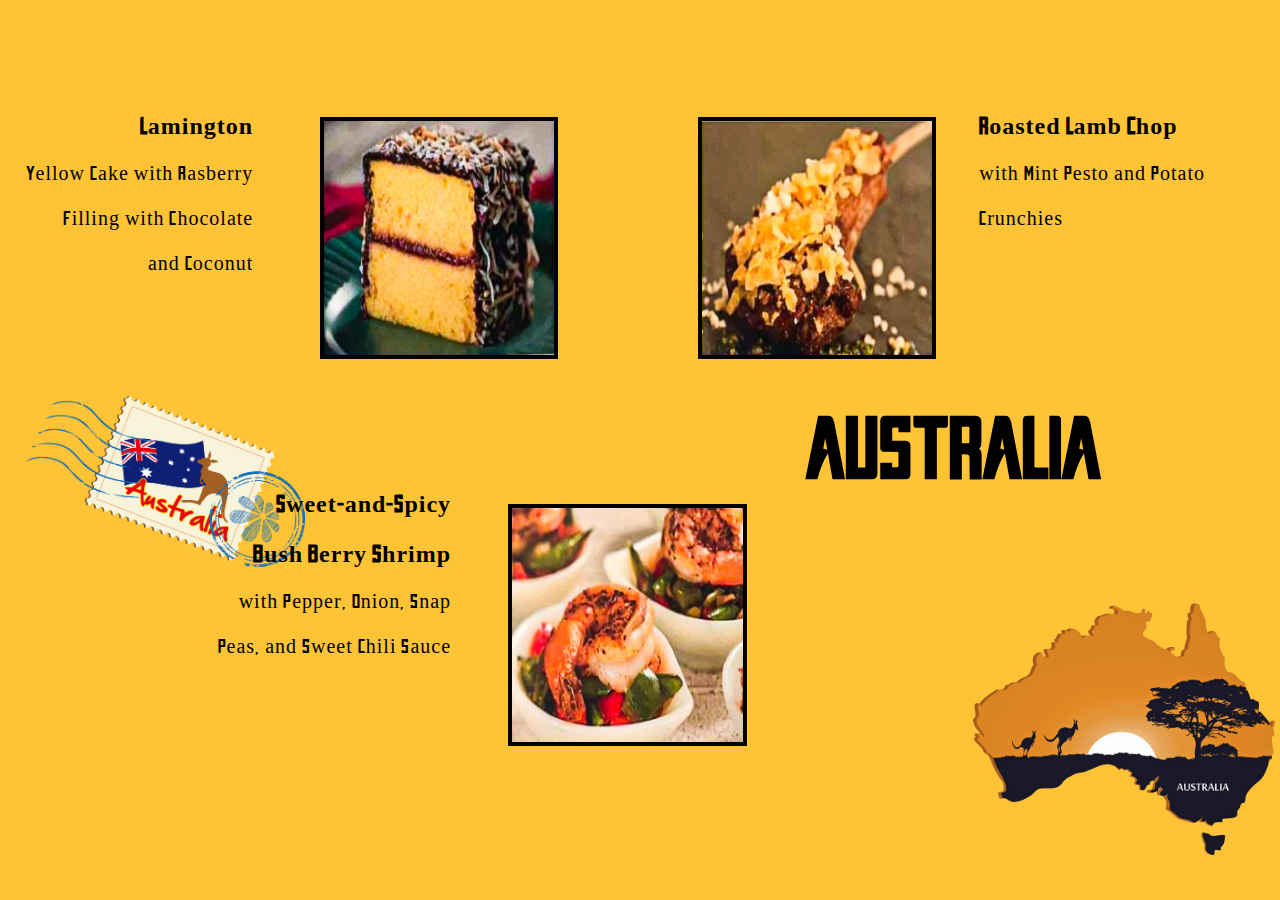
<file: Australia.html>
<!doctype html>
<html>
 <head>
  <title> Foods of Australia at EPCOT</title>
  <meta name="viewport" content="width=device-width, initial-scale=1.0">
  <meta name="viewport" content="height=device-height, initial-scale=1.0">
 </head>
 
 <body>
<style>
    body {background-color: #FFC436; letter-spacing: 1px; font-family: 'Australia'; font-style: normal;}
    h1 {font-size: 100px; top: 35%; left: 66%; position: absolute;}
    h2 {font-size: 24px;}
    p {font-size: 20px;}
    .Australiafood {position: absolute; height: 29%; width: 19%; border: solid 4px black;}
    .Australiafood1 {top: 13%; left: 25%;}  .Australiafood2 {top: 13%; left: 54.5%;} .Australiafood3 {top: 56%; left: 39.3%;}
    .Cake {position: absolute; text-align: right; top: 8.5%; left: 6%;}
    .Lamb {position: absolute; text-align: left; top: 8.5%; left: 76.8%;}
    .Shrimp {position: absolute; text-align: right; top: 51%; left: 20%;}
    .Stamp2 {position: absolute; height: 19%; top: 44%; left: 2%;}
    .Sunset {position: absolute; height: 28%; left: 76%; top: 67%;}
    @font-face {font-family: 'Australia'; src: url(AUSTRALIA-TITLE.otf); font-style: normal;}

    @media only screen and (max-width: 1300px) and (min-width: 1260px) {
      body {background-color: #FFC436; letter-spacing: 1px;}
    h1 {font-size: 87px; top: 37%; left: 63%; position: absolute;}
    h2 {font-size: 24px;}
    p {font-size: 20px;}
    .Australiafood {position: absolute; height: 26%; width: 18%; border: solid 4px black;}
    .Australiafood1 {top: 13%; left: 25%;}  .Australiafood2 {top: 13%; left: 54.5%;} .Australiafood3 {top: 56%; left: 39.7%;}
    .Cake {position: absolute; text-align: right; top: 10%; left: 2%;}
    .Lamb {position: absolute; text-align: left; top: 10%; left: 76.5%;}
    .Shrimp {position: absolute; text-align: right; top: 52%; left: 17%;}
    .Stamp2 {position: absolute; height: 19%; top: 44%; left: 2%;}
    .Sunset {position: absolute; height: 28%; left: 76%; top: 67%;}
     }

     @media only screen and (max-width: 1259px) and (min-width: 1170px) {
      body {background-color: #FFC436; letter-spacing: 1px;}
    h1 {font-size: 87px; top: 37%; left: 63%; position: absolute;}
    h2 {font-size: 24px;}
    p {font-size: 20px;}
    .Australiafood {position: absolute; height: 26%; width: 18%; border: solid 4px black;}
    .Australiafood1 {top: 13%; left: 25%;}  .Australiafood2 {top: 13%; left: 54.5%;} .Australiafood3 {top: 56%; left: 39.7%;}
    .Cake {position: absolute; text-align: right; top: 10%; left: 2%;}
    .Lamb {position: absolute; text-align: left; top: 10%; left: 76.5%;}
    .Shrimp {position: absolute; text-align: right; top: 52%; left: 17%;}
    .Stamp2 {position: absolute; height: 19%; top: 44%; left: 2%;}
    .Sunset {position: absolute; height: 28%; left: 76%; top: 67%;}
     }


     @media only screen and (max-width: 1169px) and (min-width: 1010px) {
      body {background-color: #FFC436; letter-spacing: 1px;}
    h1 {font-size: 80px; top: 37%; left: 65%; position: absolute;}
    h2 {font-size: 22px;}
    p {font-size: 18px;}
    .Australiafood {position: absolute; height: 23%; width: 16%; border: solid 4px black;}
    .Australiafood1 {top: 13%; left: 27%;}  .Australiafood2 {top: 13%; left: 52.5%;} .Australiafood3 {top: 56%; left: 39.7%;}
    .Cake {position: absolute; text-align: right; top: 10%; left: 4%;}
    .Lamb {position: absolute; text-align: left; top: 10%; left: 72%;}
    .Shrimp {position: absolute; text-align: right; top: 52%; left: 18%;}
    .Stamp2 {position: absolute; height: 15%; top: 41%; left: 2%;}
    .Sunset {position: absolute; height: 22%; left: 73%; top: 67%;}
     }


     @media only screen and (max-width: 1009px) and (min-width: 840px) {
      body {background-color: #FFC436; letter-spacing: 1px;}
    h1 {font-size: 75px; top: 30%; left: 63%; position: absolute;}
    h2 {font-size: 19px;}
    p {font-size: 16px;}
    .Australiafood {position: absolute; height: 21%; width: 17%; border: solid 4px black;}
    .Australiafood1 {top: 10%; left: 39.7%;}  .Australiafood2 {top: 33.4%; left: 39.7%;} .Australiafood3 {top: 57%; left: 39.7%;}
    .Cake {position: absolute; text-align: right; top: 7%; left: 14%;}
    .Lamb {position: absolute; text-align: right; top: 30.5%; left: 14%;}
    .Shrimp {position: absolute; text-align: right; top: 54%; left: 14%;}
    .Stamp2 {position: absolute; height: 12%; top: 43%; left: 2%;}
    .Sunset {position: absolute; height: 20%; left: 70%; top: 64%;}
     }
     

     @media only screen and (max-width: 839px) and (min-width: 735px) {
      body {background-color: #FFC436; letter-spacing: 1px;}
    h1 {font-size: 62px; top: 37%; left: 63%; position: absolute;}
    h2 {font-size: 18px;}
    p {font-size: 15px;}
    .Australiafood {position: absolute; height: 14.5%; width: 16%; border: solid 4px black;}
    .Australiafood1 {top: 10%; left: 42%;}  .Australiafood2 {top: 33.4%; left: 42%;} .Australiafood3 {top: 57%; left: 42%;}
    .Cake {position: absolute; text-align: right; top: 6%; left: 13%;}
    .Lamb {position: absolute; text-align: right; top: 29.5%; left: 13%;}
    .Shrimp {position: absolute; text-align: right; top: 53%; left: 13%;}
    .Stamp2 {position: absolute; height: 10%; top: 43%; left: 2%;}
    .Sunset {position: absolute; height: 14%; left: 70%; top: 58%;}
     }


     @media only screen and (max-width: 734px) and (min-width: 620px) {
      body {background-color: #FFC436; letter-spacing: 1px;}
    h1 {font-size: 62px; top: -4%; left: 32%; position: absolute;}
    h2 {font-size: 18px;}
    p {font-size: 15px;}
    .Australiafood {position: absolute; height: 14.5%; width: 16%; border: solid 4px black;}
    .Australiafood1 {top: 14%; left: 42%;}  .Australiafood2 {top: 35.4%; left: 42%;} .Australiafood3 {top: 57%; left: 42%;}
    .Cake {position: absolute; text-align: right; top: 12%; left: 9%; line-height: 9px;}
    .Lamb {position: absolute; text-align: right; top: 34%; left: 9%; line-height: 9px;}
    .Shrimp {position: absolute; text-align: right; top: 55%; left: 9%; line-height: 9px;}
    .Stamp2 {position: absolute; height: 9%; top: 1%; left: 4%;}
    .Sunset {position: absolute; height: 9%; left: 81%; top: 2%;}
     }


     @media only screen and (max-width: 619px) and (min-width: 550px) {
      body {background-color: #FFC436; letter-spacing: 1px;}
    h1 {font-size: 58px; top: -1%; left: 26%; position: absolute;}
    h2 {font-size: 18px;}
    p {font-size: 15px;}
    .Australiafood {position: absolute; height: 13%; width: 19%; border: solid 4px black;}
    .Australiafood1 {top: 18%; left: 52%;}  .Australiafood2 {top: 39.4%; left: 52%;} .Australiafood3 {top: 61%; left: 52%;}
    .Cake {position: absolute; text-align: right; top: 15%; left: 13%; line-height: 9px;}
    .Lamb {position: absolute; text-align: right; top: 37.5%; left: 13.5%; line-height: 9px;}
    .Shrimp {position: absolute; text-align: right; top: 56%; left: 13%; line-height: 9px;}
    .Stamp2 {position: absolute; height: 8.1%; top: 2.5%; left: 2%;}
    .Sunset {position: absolute; height: 8%; left: 75%; top: 3%;}
     }


     @media only screen and (max-width: 549px) and (min-width: 400px) {
    body {background-color: #FFC436; letter-spacing: 1px;}
    h1 {font-size: 55px; top: -5%; left: 17%; position: absolute;}
    h2 {font-size: 16px;}
    p {font-size: 13px;}
    .Australiafood {position: absolute; height: 11%; width: 20%; border: solid 4px black;}
    .Australiafood1 {top: 12%; left: 61%;}  .Australiafood2 {top: 33.4%; left: 61%;} .Australiafood3 {top: 55%; left:61%;}
    .Cake {position: absolute; text-align: right; top: 10%; left: 15.5%; line-height: 9px;}
    .Lamb {position: absolute; text-align: right; top: 31.5%; left: 15.5%; line-height: 9px;}
    .Shrimp {position: absolute; text-align: right; top: 53%; left: 14%; line-height: 9px;}
    .Stamp2 {position: absolute; height: 8%; top: 23%; left: 3%;}
    .Sunset {position: absolute; height: 8%; left: 6.5%; top: 43%;}
     }


     @media only screen and (max-width: 400px) and (min-width: 260px) {
      body {background-color: #FFC436; letter-spacing: 1px;}
    h1 {font-size: 55px; top: -5%; left: 13%; position: absolute;}
    h2 {font-size: 16px;}
    p {font-size: 13px;}
    .Australiafood {position: absolute; height: 11%; width: 20%; border: solid 4px black;}
    .Australiafood1 {top: 13%; left: 64%;}  .Australiafood2 {top: 34.4%; left: 64%;} .Australiafood3 {top: 56%; left: 64%;}
    .Cake {position: absolute; text-align: right; top: 11%; left: 12%; line-height: 9px;}
    .Lamb {position: absolute; text-align: right; top: 32.5%; left: 12%; line-height: 9px;}
    .Shrimp {position: absolute; text-align: right; top: 54%; left: 11%; line-height: 9px;}
    .Stamp2 {position: absolute; height: 8%; top: 23%; left: 3%;}
    .Sunset {position: absolute; height: 8%; left: 6.5%; top: 43%;}
     }


     @media only screen and (max-width: 259px) and (min-width: 0px) {
      body {display: none;}
     }
     @media only screen and (max-height: 530px) and (min-height: 0px) {
     body {display: none;}
     }
</style>


<h1>AUSTRALIA</h1>
<img class="Australiafood Australiafood1" src="Australiafood1.JPEG">
<img class="Australiafood Australiafood2" src="Australiafood2.JPEG">
<img class="Australiafood Australiafood3" src="Australiafood3.JPEG">
<img class="Stamp2" src="Stamp2.png">
<img class="Sunset" src="Sunset.png">


<div class="Cake">
  <h2> Lamington </h2>
  <p> Yellow Cake with Rasberry </p>
  <p> Filling with Chocolate </p>
  <p> and Coconut </p>
</div>


<div class="Lamb">
  <h2> Roasted Lamb Chop </h2>
  <p> with Mint Pesto and Potato </p>
  <p> Crunchies </p>
</div>


<div class="Shrimp">
  <h2> Sweet-and-Spicy </h2>
  <h2> Bush Berry Shrimp </h2>
  <p> with Pepper, Onion, Snap </p>
  <p> Peas, and Sweet Chili Sauce </p>
</div>

</body>
</html>
</file>
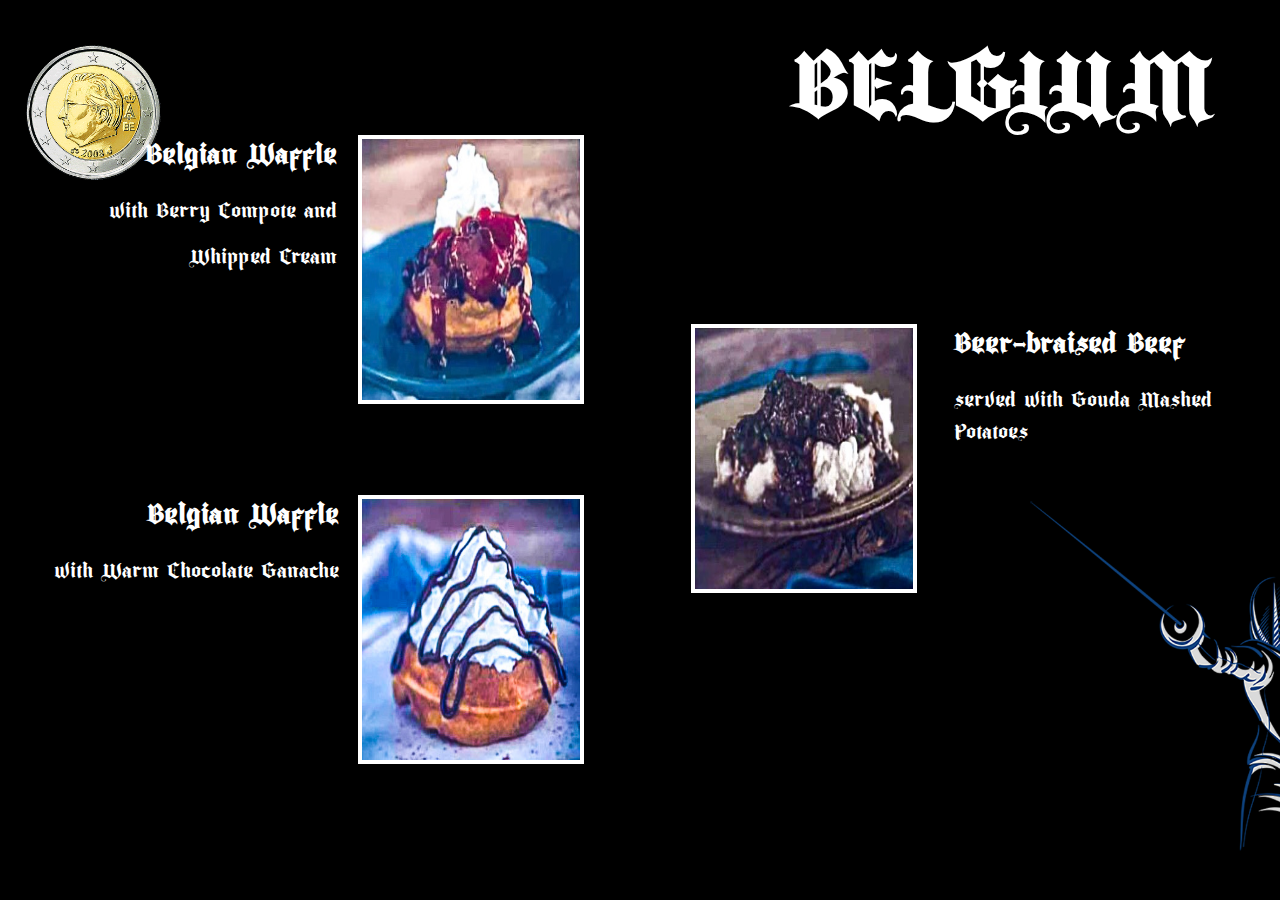
<file: Belgium.html>
<!doctype html>
<html>
 <head>
  <title> Foods of Belgium at EPCOT</title>
  <meta name="viewport" content="width=device-width, initial-scale=1.0">
  <meta name="viewport" content="height=device-height, initial-scale=1.0">
  <meta charset="utf-8">
 </head>
 
 <body>
<style>
  body {background-color: black;}
h1 {color: white; font-size: 62px; margin-left: 62%; margin-top: 2%;}
h2 {font-size: 17px;}
p {font-size: 14px;}
.Belgiumfood {position: absolute; height: 29%; width: 17%; border: solid 4px white;}
.Belgiumfood1 {top: 15%; left: 28%;}  .Belgiumfood2 {top: 36%; left: 54%;} .Belgiumfood3 {top: 55%; left: 28%;} 
.Beef {position: absolute; color: white; text-align: left; left: 74%; top: 34%;}
.Waffle {position: absolute; color: white; text-align: right; top: 53%; left: 4.2%;} 
.RedWaffle {position: absolute; color: white; top: 13%; left: 8.5%; text-align: right;}
.Sword {position: absolute; height: 42%; top: 55%; left: 80%;}
.Coin {position: absolute; top: 5%; left: 2%; height: 15%;}
@font-face {font-family: 'Belgium'; src: url(Aubange\ Belgium\ Regular.otf); font-style: normal;}
 body {font-family: 'Belgium'; font-style: normal;}

 @media only screen and (max-width: 1300px) and (min-width: 1260px) {
  body {background-color: black;}
h1 {color: white; font-size: 62px; margin-left: 62%; margin-top: 2%;}
p {font-size: 14px;}
.Belgiumfood {position: absolute; height: 29%; width: 17%; border: solid 4px white;}
.Belgiumfood1 {top: 15%; left: 28%;}  .Belgiumfood2 {top: 36%; left: 54%;} .Belgiumfood3 {top: 55%; left: 28%;} 
.Beef {position: absolute; color: white; text-align: left; left: 74.5%; top: 34%;}
.Waffle {position: absolute; color: white; text-align: right; top: 53%; left: 4.2%;} 
.RedWaffle {position: absolute; color: white; top: 13%; left: 8.5%; text-align: right;}
.Sword {position: absolute; height: 42%; top: 55%; left: 80%;}
.Coin {position: absolute; top: 5%; left: 2%; height: 15%;}
 }

 @media only screen and (max-width: 1259px) and (min-width: 1170px) {
  body {background-color: black;}
h1 {color: white; font-size: 55px; position: absolute; left: -3%; top: 5%;}
p {font-size: 14px;}
.Belgiumfood {position: absolute; height: 25%; width: 16%; border: solid 4px white;}
.Belgiumfood1 {top: 15%; left: 34%;}  .Belgiumfood2 {top: 36%; left: 54%;} .Belgiumfood3 {top: 55%; left: 34%;} 
.Beef {position: absolute; color: white; text-align: left; left: 74.5%; top: 34%;}
.Waffle {position: absolute; color: white; text-align: right; top: 53%; left: 4.2%;} 
.RedWaffle {position: absolute; color: white; top: 13%; left: 8.5%; text-align: right;}
.Sword {position: absolute; height: 42%; top: 51%; left: 74%;}
.Coin {position: absolute; top: 5%; left: 2%; height: 14%;}
 }

 @media only screen and (max-width: 1169px) and (min-width: 1010px) {
  body {background-color: black;}
h1 {color: white; font-size: 49px; position: absolute; left: -5%; top: 5%;}
p {font-size: 12px;}
.Belgiumfood {position: absolute; height: 21%; width: 15%; border: solid 4px white;}
.Belgiumfood1 {top: 15%; left: 34%;}  .Belgiumfood2 {top: 36%; left: 54%;} .Belgiumfood3 {top: 55%; left: 34%;} 
.Beef {position: absolute; color: white; text-align: left; left: 74.5%; top: 34%;}
.Waffle {position: absolute; color: white; text-align: right; top: 53%; left: 4.2%;} 
.RedWaffle {position: absolute; color: white; top: 13%; left: 8.5%; text-align: right;}
.Sword {position: absolute; height: 42%; top: 51%; left: 74%;}
.Coin {position: absolute; top: 3%; left: 2%; height: 12%;}
 }

 @media only screen and (max-width: 1009px) and (min-width: 840px) {
  body {background-color: black;}
h1 {color: white; font-size: 45px; position: absolute; left: -5%; top: -1%;}
h3 {font-size: 14px;}
p {font-size: 10px;}
.Belgiumfood {position: absolute; height: 20%; width: 17%; border: solid 4px white;}
.Belgiumfood1 {top: 15%; left: 30%;}  .Belgiumfood2 {top: 36%; left: 52%;} .Belgiumfood3 {top: 55%; left: 30%;} 
.Beef {position: absolute; color: white; text-align: left; left: 74.5%; top: 33%;}
.Waffle {position: absolute; color: white; text-align: right; top: 52%; left: 4%;} 
.RedWaffle {position: absolute; color: white; top: 12%; left: 8%; text-align: right;}
.Sword {position: absolute; height: 30%; top: 53%; left: 55%;}
.Coin {position: absolute; top: 3%; left: 2%; height: 10%;}
 }

 @media only screen and (max-width: 839px) and (min-width: 735px) {
  body {background-color: black;}
h1 {color: white; font-size: 40px; position: absolute; left: -10%; top: -3%;}
h3 {font-size: 14px;}
p {font-size: 9px;}
.Belgiumfood {position: absolute; height: 19%; width: 19%; border: solid 4px white;}
.Belgiumfood1 {top: 15%; left: 34%;}  .Belgiumfood2 {top: 36%; left: 54%;} .Belgiumfood3 {top: 56%; left: 34%;} 
.Beef {position: absolute; color: white; text-align: left; left: 75%; top: 33%;}
.Waffle {position: absolute; color: white; text-align: right; top: 52%; left: 2.2%;} 
.RedWaffle {position: absolute; color: white; top: 12%; left: 7%; text-align: right;}
.Sword {position: absolute; height: 30%; top: 53%; left: 55%;}
.Coin {position: absolute; top: 3%; left: 2%; height: 10%;}
 }

 
 @media only screen and (max-width: 734px) and (min-width: 620px) {
  body {background-color: black;}
h1 {color: white; font-size: 37px; position: absolute; left: -5%; top: -2%;}
h3 {font-size: 14px;}
p {font-size: 9px;}
.Belgiumfood {position: absolute; height: 14%; width: 16%; border: solid 4px white;}
.Belgiumfood1 {top: 15%; left: 36%;}  .Belgiumfood2 {top: 36%; left: 44%;} .Belgiumfood3 {top: 56%; left: 36%;} 
.Beef {position: absolute; color: white; text-align: left; left: 67%; top: 33%;}
.Waffle {position: absolute; color: white; text-align: right; top: 52%; left: 3.5%;} 
.RedWaffle {position: absolute; color: white; top: 12%; left: 8.5%; text-align: right;}
.Sword {position: absolute; height: 30%; top: 53%; left: 55%;}
.Coin {position: absolute; top: 3%; left: 2%; height: 10%;}
 }

 @media only screen and (max-width: 619px) and (min-width: 550px) {
  body {background-color: black;}
h1 {color: white; font-size: 37px; position: absolute; left: -30%; top: -1%;}
h3 {font-size: 14px;}
p {font-size: 9px;}
.Belgiumfood {position: absolute; height: 14%; width: 19%; border: solid 4px white;}
.Belgiumfood1 {top: 16%; left: 50%;}  .Belgiumfood2 {top: 37%; left: 32%;} .Belgiumfood3 {top: 58%; left: 50%;} 
.Beef {position: absolute; color: white; text-align: left; left: 59%; top: 33%;}
.Waffle {position: absolute; color: white; text-align: right; top: 54%; left: 10%;} 
.RedWaffle {position: absolute; color: white; top: 12%; left: 16%; text-align: right;}
.Sword {position: absolute; height: 24%; top: 52%; left: 63%;}
.Coin {position: absolute; top: 3%; left: 4%; height: 9%;}
 }

 @media only screen and (max-width: 549px) and (min-width: 400px) {
  body {background-color: black;}
h1 {color: white; font-size: 35px; position: absolute; left: -39%; top: 2%;}
h3 {font-size: 12px;}
p {font-size: 9px;}
.Belgiumfood {position: absolute; height: 12%; width: 19%; border: solid 4px white;}
.Belgiumfood1 {top: 15%; left: 66%;}  .Belgiumfood2 {top: 36%; left: 13%;} .Belgiumfood3 {top: 56%; left: 66%;} 
.Beef {position: absolute; color: white; text-align: left; left: 39%; top: 34%;}
.Waffle {position: absolute; color: white; text-align: right; top: 54%; left: 16%;} 
.RedWaffle {position: absolute; color: white; top: 13%; left: 25%; text-align: right;}
.Sword {position: absolute; height: 19%; top: 40%; left: 70%;}
.Coin {position: absolute; top: 4%; left: 3%; height: 8%;}
 }

 @media only screen and (max-width: 400px) and (min-width: 260px) {
  body {background-color: black;}
h1 {color: white; font-size: 29px; position: absolute; left: -42%; top: 0%;}
h3 {font-size: 11px;}
p {font-size: 8px;}
.Belgiumfood {position: absolute; height: 10%; width: 22%; border: solid 4px white;}
.Belgiumfood1 {top: 15%; left: 63%;}  .Belgiumfood2 {top: 36%; left: 16%;} .Belgiumfood3 {top: 56%; left: 63%;} 
.Beef {position: absolute; color: white; text-align: left; left: 46.5%; top: 34%;}
.Waffle {position: absolute; color: white; text-align: right; top: 54%; left: 12.5%;} 
.RedWaffle {position: absolute; color: white; top: 13%; left: 21.5%; text-align: right;}
.Sword {position: absolute; height: 19%; top: 41%; left: 69%;}
.Coin {position: absolute; top: 2.5%; left: 4%; height: 5%;}
 }


 @media only screen and (max-width: 259px) and (min-width: 0px) {
      body {display: none;}
     }
     @media only screen and (max-height: 530px) and (min-height: 0px) {
     body {display: none;}
     }

</style>
  <h1> BELGIUM </h1>
  <img class="Belgiumfood Belgiumfood1" src="Belgiumfood1.jpg">
  <img class="Belgiumfood Belgiumfood2" src="Belgiumfood2.jpg">
  <img class="Belgiumfood Belgiumfood3" src="Belgiumfood3.JPEG">
  <img class="Sword" src="Sword.png">
  <img class="Coin" src="Coin.png">

  <div class="Beef">
    <h3> Beer-braised Beef</h3>
    <p> served with Gouda Mashed Potatoes</p>
  </div>

  <div class="Waffle">
    <h3> Belgian Waffle </h3>
    <p> with Warm Chocolate Ganache </p>
  </div>

  <div class="RedWaffle">
    <h3> Belgian Waffle </h3>
    <p> with Berry Compote and </p>
    <p> Whipped Cream </p>
  </div>

</body>

</html>
</file>
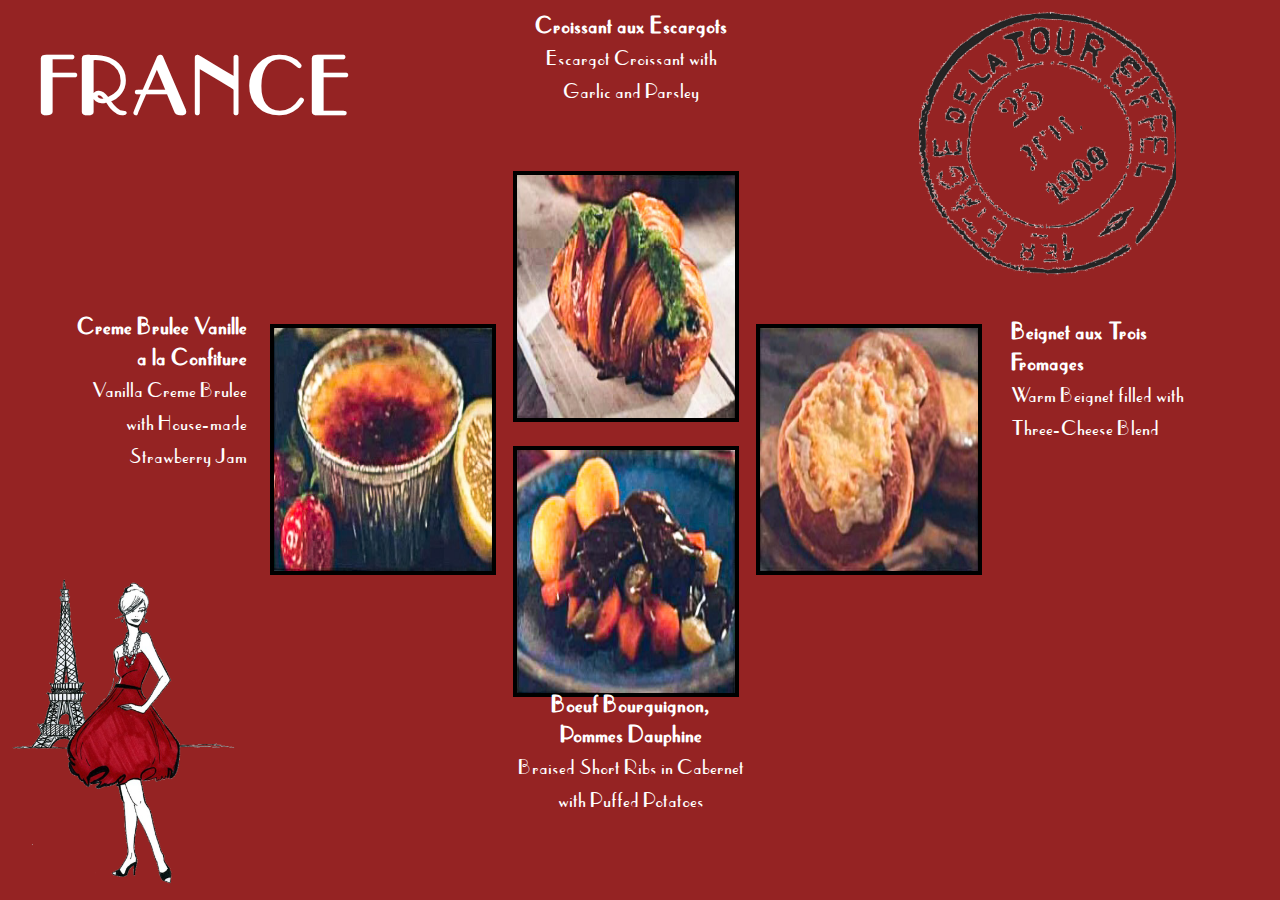
<file: France.html>
<!doctype html>
<html>
 <head>
  <title> Foods of France at EPCOT</title>
  <meta name="viewport" content="width=device-width, initial-scale=1.0">
  <meta charset="utf-8">
 </head>
 
 <body>
  <style>
    body {background-color: #952323; color: white; font-family: 'France'; line-height: 11px;}
    h1 {font-size: 83px; position: absolute; top: 3%; left: 3%;}
    p {font-size: 22px;}
    .Francefood {position: absolute; height: 27%; width: 17%; border: solid 4px black;}
    .Francefood1 {top: 19%; left: 40.1%;}  .Francefood2 {top: 36%; left: 59.1%;} .Francefood3 {top: 49.5%; left: 40.1%;} 
                 .Francefood4 {top: 36%; left: 21.1%;}
    .Beignet {position: absolute; text-align: left; top: 34%; left: 79%;}
    .Croissant {position: absolute; text-align: center; top: 0%; left: 41.8%;}
    .Boeuf {position: absolute; text-align: center; top: 75.4%; left: 40.5%;}
    .Creme {position: absolute; text-align: right; top: 33.5%; left: 6%;}
    .Circle {position: absolute; top: -3%; left: 71%; height: 40%;}
    .lady {position: absolute; top: 62%; left: -2%; height: 38%;}
    @font-face {font-family: 'France'; src: url(Parisish-EEoW.ttf); font-style: normal;}
    body  {font-family: 'France'; font-style: normal;}


    @media only screen and (max-width: 1300px) and (min-width: 1260px) {
      body {background-color: #952323; color: white; font-family: 'France'; line-height: 11px;}
    h1 {font-size: 83px; position: absolute; top: 3%; left: 3%;}
    p {font-size: 22px;}
    .Francefood {position: absolute; height: 27%; width: 17%; border: solid 4px black;}
    .Francefood1 {top: 19%; left: 40.1%;}  .Francefood2 {top: 36%; left: 59.1%;} .Francefood3 {top: 49.5%; left: 40.1%;} 
                 .Francefood4 {top: 36%; left: 21.1%;}
    .Beignet {position: absolute; text-align: left; top: 34%; left: 79%;}
    .Croissant {position: absolute; text-align: center; top: 0%; left: 41.8%;}
    .Boeuf {position: absolute; text-align: center; top: 75.4%; left: 40.5%;}
    .Creme {position: absolute; text-align: right; top: 33.5%; left: 6%;}
    .Circle {position: absolute; top: -3%; left: 71%; height: 40%;}
    .lady {position: absolute; top: 62%; left: -2%; height: 38%;}
    @font-face {font-family: 'France'; src: url(Parisish-EEoW.ttf); font-style: normal;}
    body  {font-family: 'France'; font-style: normal;}
     }


     @media only screen and (max-width: 1259px) and (min-width: 1170px) {
      body {background-color: #952323; color: white;}
    h1 {font-size: 73px; position: absolute; top: 3%; left: 3%;}
    h2 {font-size: 22px;}
    p {font-size: 19px;}
    .Francefood {position: absolute; height: 24%; width: 17%; border: solid 4px black;}
    .Francefood1 {top: 22%; left: 40.1%;}  .Francefood2 {top: 36%; left: 58.1%;} .Francefood3 {top: 49%; left: 40.1%;}
                 .Francefood4 {top: 36%; left: 22.1%;}
    .Beignet {position: absolute; text-align: left; top: 34%; left: 80%;}
    .Croissant {position: absolute; text-align: center; top: 2%; left: 41.2%;}
    .Boeuf {position: absolute; text-align: center; top: 75%; left: 40.3%;}
    .Creme {position: absolute; text-align: right; top: 33%; left: 4%;}
    .Circle {position: absolute; top: -1%; left: 71%; height: 40%;}
    .lady {position: absolute; top: 62%; left: -2%; height: 32%;}
     }


    
     @media only screen and (max-width: 1169px) and (min-width: 1010px) {
body {background-color: #952323; color: white;}
    h1 {font-size: 60px; position: absolute; top: 3%; left: 3%;}
    h2 {font-size: 21px;}
    p {font-size: 18px;}
    .Francefood {position: absolute; height: 20%; width: 14%; border: solid 4px black;}
    .Francefood1 {top: 22%; left: 40.1%;}  .Francefood2 {top: 36%; left: 58.1%;} .Francefood3 {top: 49%; left: 40.1%;}
                 .Francefood4 {top: 36%; left: 22.1%;}
    .Beignet {position: absolute; text-align: left; top: 34%; left: 74%;}
    .Croissant {position: absolute; text-align: center; top: 3%; left: 39.5%;}
    .Boeuf {position: absolute; text-align: center; top: 73%; left: 39%;}
    .Creme {position: absolute; text-align: right; top: 33%; left: 8%;}
    .Circle {position: absolute; top: -1%; left: 71%; height: 36%;}
    .lady {position: absolute; top: 62%; left: -2%; height: 34%;}
     }

     
     @media only screen and (max-width: 1009px) and (min-width: 840px) {
      body {background-color: #952323; color: white;}
    h1 {font-size: 60px; position: absolute; top: 3%; left: 3%;}
    h2 {font-size: 20px;}
    p {font-size: 17px;}
    .Francefood {position: absolute; height: 21%; width: 16%; border: solid 4px black;}
    .Francefood1 {top: 22%; left: 43.1%;}  .Francefood2 {top: 36%; left: 61.1%;} .Francefood3 {top: 49%; left: 43.1%;}
                 .Francefood4 {top: 36%; left: 25.1%;}
    .Beignet {position: absolute; text-align: left; top: 34%; left: 80%;}
    .Croissant {position: absolute; text-align: center; top: 3%; left: 42.5%;}
    .Boeuf {position: absolute; text-align: center; top: 75%; left: 42%;}
    .Creme {position: absolute; text-align: right; top: 33%; left: 6%;}
    .Circle {position: absolute; top: -1%; left: 71%; height: 34%;}
    .lady {position: absolute; top: 62%; left: -2%; height: 35%;}
     }


     @media only screen and (max-width: 839px) and (min-width: 735px) {
      body {background-color: #952323; color: white;}
    h1 {font-size: 50px; position: absolute; top: 3%; left: 3%;}
    h2 {font-size: 17px;}
    p {font-size: 15px;}
    .Francefood {position: absolute; height: 16%; width: 18%; border: solid 4px black;}
    .Francefood1 {top: 52%; left: 53.1%;}  .Francefood2 {top: 29%; left: 53.1%;} .Francefood3 {top: 52%; left: 30.2%;}
                 .Francefood4 {top: 29%; left: 30.1%;}
    .Beignet {position: absolute; text-align: left; top: 26%; left: 76%; width: 30%;}
    .Croissant {position: absolute; text-align: left; top: 49%; left: 76%;}
    .Boeuf {position: absolute; text-align: right; top: 49%; left: 4.5%;}
    .Creme {position: absolute; text-align: right; top: 25%; left: 9%;}
    .Circle {position: absolute; top: 4%; left: 65%; height: 25%;}
    .lady {position: absolute; top: 62.5%; left: 76%; height: 25%;}
     }



     @media only screen and (max-width: 734px) and (min-width: 620px) {
      body {background-color: #952323; color: white; line-height: 4px;}
    h1 {font-size: 50px; position: absolute; top: 3%; left: 3%;}
    h2 {font-size: 17px;}
    p {font-size: 15px;}
    .Francefood {position: absolute; height: 14%; width: 18%; border: solid 4px black;}
    .Francefood1 {top: 70%; left: 46%;}  .Francefood2 {top: 38%; left: 46%;} .Francefood3 {top: 54%; left: 38.2%;}
                 .Francefood4 {top: 22%; left: 38.1%;}
    .Beignet {position: absolute; text-align: left; top: 36%; left: 70.5%; width: 30%;}
    .Croissant {position: absolute; text-align: left; top: 68%; left: 70.5%;}
    .Boeuf {position: absolute; text-align: right; top: 52%; left: 9%;}
    .Creme {position: absolute; text-align: right; top: 20%; left: 14%;}
    .Circle {position: absolute; top: 71%; left: 15%; height: 23%;}
    .lady {position: absolute; top: 1%; left: 51%; height: 22%;}
     }


     @media only screen and (max-width: 619px) and (min-width: 550px) {
      body {background-color: #952323; color: white; line-height: 4px;}
    h1 {font-size: 45px; position: absolute; left: 4%; top: 5%;}
    h2 {font-size: 16px;}
    p {font-size: 14px;}
    .Francefood {position: absolute; height: 12%; width: 19%; border: solid 4px black;}
    .Francefood1 {top: 70%; left: 33%;}  .Francefood2 {top: 38%; left: 33%;} .Francefood3 {top: 54%; left: 52.2%;}
                 .Francefood4 {top: 22%; left: 52.1%;}
    .Beignet {position: absolute; text-align: left; top: 37%; left: 58.5%; width: 30%;}
    .Croissant {position: absolute; text-align: left; top: 69%; left: 58.5%;}
    .Boeuf {position: absolute; text-align: right; top: 52%; left: 18.5%;}
    .Creme {position: absolute; text-align: right; top: 20%; left: 24%;}
    .Circle {position: absolute; top: 69%; left: 6%; height: 16%;}
    .lady {position: absolute; top: 1%; left: 51%; height: 19%;}
     }


     @media only screen and (max-width: 549px) and (min-width: 400px) {
      body {background-color: #952323; color: white; line-height: 4px;}
    h1 {font-size: 40px; position: absolute; left: 4%; top: 5%;}
    h2 {font-size: 15px;}
    p {font-size: 13px;}
    .Francefood {position: absolute; height: 12%; width: 22%; border: solid 4px black;}
    .Francefood1 {top: 70%; left: 19%;}  .Francefood2 {top: 38%; left: 19%;} .Francefood3 {top: 54%; left: 60.2%;}
                 .Francefood4 {top: 22%; left: 60.1%;}
    .Beignet {position: absolute; text-align: left; top: 37%; left: 47%;}
    .Croissant {position: absolute; text-align: left; top: 69%; left: 47%;}
    .Boeuf {position: absolute; text-align: right; top: 53%; left: 23%;}
    .Creme {position: absolute; text-align: right; top: 20.5%; left: 29.3%;}
    .Circle {position: absolute; top: 14%; left: 6%; height: 10%;}
    .lady {position: absolute; top: 1%; left: 62%; height: 19%;}
     }


     @media only screen and (max-width: 400px) and (min-width: 260px) {
    body {background-color: #952323; color: white; line-height: 4px;}
    h1 {font-size: 40px; position: absolute; left: 4%; top: 5%;}
    h2 {font-size: 15px;}
    p {font-size: 13px;}
    .Francefood {position: absolute; height: 12%; width: 22%; border: solid 4px black;}
    .Francefood1 {top: 70%; left: 19%;}  .Francefood2 {top: 38%; left: 19%;} .Francefood3 {top: 54%; left: 60.2%;} 
                 .Francefood4 {top: 22%; left: 60.1%;}
    .Beignet {position: absolute; text-align: left; top: 38%; left: 46.5%;}
    .Croissant {position: absolute; text-align: left; top: 70%; left: 46.5%;}
    .Boeuf {position: absolute; text-align: right; top: 54%; left: 20.7%;}
    .Creme {position: absolute; text-align: right; top: 21%; left: 22.3%;}
    .Circle {position: absolute; top: 12%; left: 3%; height: 10%;}
    .lady {position: absolute; top: 1%; left: 62%; height: 19%;}
     }


     @media only screen and (max-width: 260px) and (min-width: 0px) {
      body {display: none;}
     }
     @media only screen and (max-height: 530px) and (min-height: 0px) {
     body {display: none;}
     }
 </style>

  <h1> FRANCE </h1>
  <img class="Francefood Francefood1" src="Francefood1.JPEG">
  <img class="Francefood Francefood2" src="Francefood2.JPEG">
  <img class="Francefood Francefood3" src="Francefood3.JPEG">
  <img class="Francefood Francefood4" src="Francefood4.JPEG">
  <img class="Circle" src="Circle.png"> 
  <img class="lady" src="lady.png">

  <div class="Beignet">
  <h2> Beignet aux Trois</h2>
  <h2> Fromages </h2>
  <p> Warm Beignet filled with </p>
  <p> Three-Cheese Blend</p>
  </div>

  <div class="Croissant">
  <h2> Croissant aux Escargots </h2>
  <p> Escargot Croissant with </p>
  <p> Garlic and Parsley </p>
  </div>

  <div class="Boeuf">
  <h2> Boeuf Bourguignon, </h2>
  <h2> Pommes Dauphine </h2> 
  <p> Braised Short Ribs in Cabernet </p>
  <p> with Puffed Potatoes</p>
  </div>

  <div class="Creme">
  <h2> Creme Brulee Vanille </h2>
  <h2> a la Confiture </h2>
  <p> Vanilla Creme Brulee </p>
  <p> with House-made </p>
  <p> Strawberry Jam </p>
  </div>

</body>

</html>
</file>
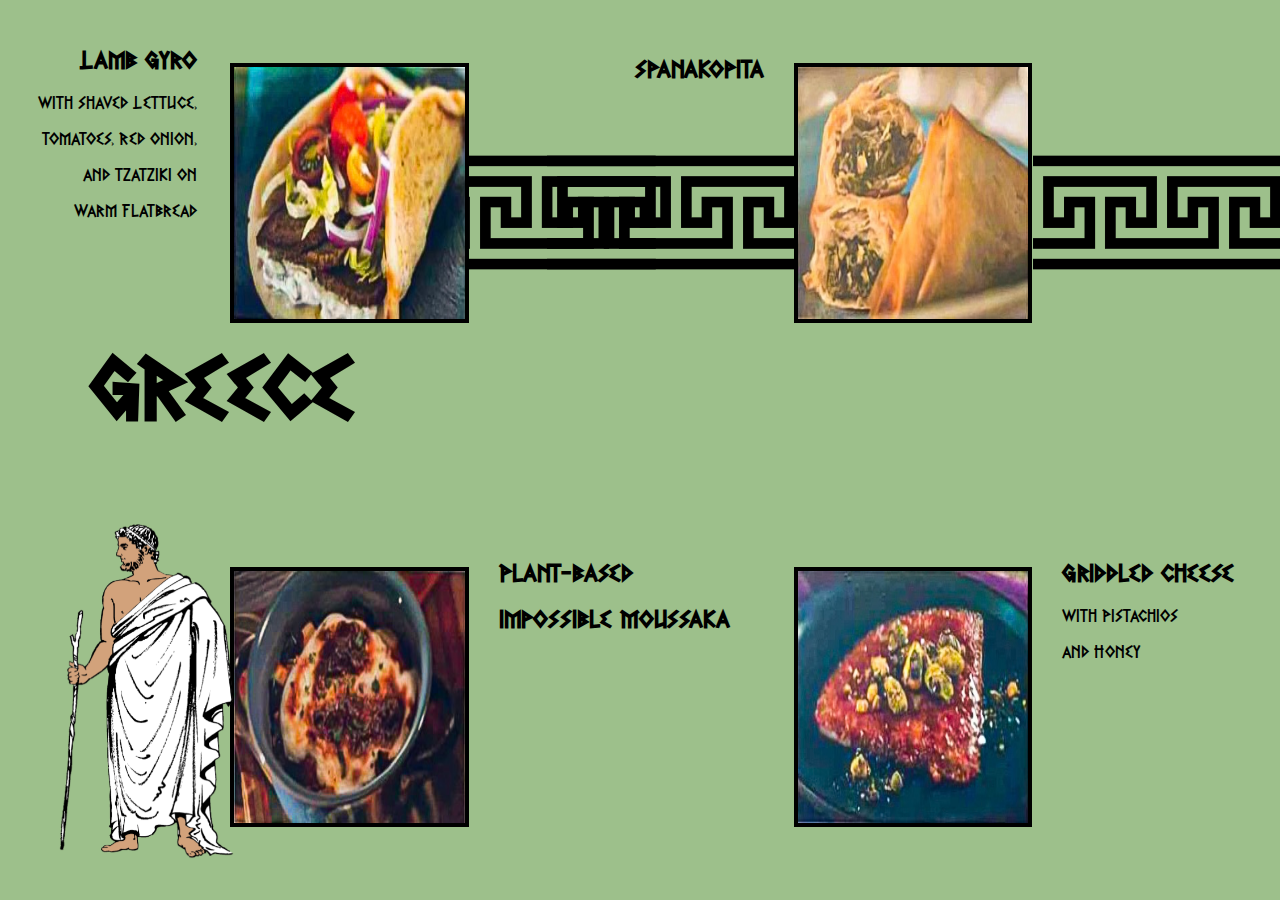
<file: Greece.html>
<!doctype html>
<html>
 <head>
  <title> Foods of Greece at EPCOT</title>
  <meta name="viewport" content="width=device-width, initial-scale=1.0">
  <meta name="viewport" content="height=device-height, initial-scale=1.0">
 </head>
 
 <body>
  <style>
    body {background-color: #9DC08B;}
    h1 {font-size: 100px; position: absolute; top: 32%; left: 7%;}
    h2 {font-size: 28px;}
    p {font-size: 20px;}
    .Greecefood {position: absolute; height: 29%; width: 19%; border: solid 4px black;}
    .Greecefood1 {top: 7%; left: 18%;}  .Greecefood2 {top: 7%; left: 62%;} .Greecefood4 {top: 63%; left: 18%;}
                .Greecefood3 {top: 63%; left: 62%;}
    .Gyro {position: absolute; text-align: right; top: 3%; left: 3.5%;}
    .Spanakopita {position: absolute; text-align: right; top: 4%; left: 50%;}
    .Moussaka {position: absolute; text-align: left; top: 60%; left: 39%;}
    .Cheese {position: absolute; text-align: left; top: 60%; left: 83%}
    .statue {position: absolute; top: 57.4%; height: 42%; left: 1%; }
    .stripe {position: absolute; height: 66%; left: 80%; top: 5%; z-index: -1;}
    .stripe2 {position: absolute; height: 66%; top: 5%; left: 42%; z-index: -1;}
    .stripe3 {position: absolute; height: 66%; top: 5%; left: 23%; z-index: -1;}
    @font-face {font-family: 'Greek'; src: url(Greek-Freak.ttf); font-style: normal;}
     body {font-family: 'Greek'; font-style: normal;}

     
     @media only screen and (max-width: 1300px) and (min-width: 1260px) {
     body {background-color: #9DC08B;}
    h1 {font-size: 93px; position: absolute; top: 32%; left: 7%;}
    h2 {font-size: 26px;}
    p {font-size: 18px;}
    .Greecefood {position: absolute; height: 28%; width: 18%; border: solid 4px black;}
    .Greecefood1 {top: 7%; left: 18%;}  .Greecefood2 {top: 7%; left: 62%;} .Greecefood4 {top: 63%; left: 18%;}
                .Greecefood3 {top: 63%; left: 62%;}
    .Gyro {position: absolute; text-align: right; top: 3%; left: 3%;}
    .Spanakopita {position: absolute; text-align: right; top: 4%; left: 49.6%;}
    .Moussaka {position: absolute; text-align: left; top: 60%; left: 39%;}
    .Cheese {position: absolute; text-align: left; top: 60%; left: 83%}
    .statue {position: absolute; top: 57.4%; height: 39%; left: 1%; }
    .stripe {position: absolute; height: 65%; left: 79%; top: 5%; z-index: -1;}
    .stripe2 {position: absolute; height: 65%; top: 5%; left: 41%; z-index: -1;}
    .stripe3 {position: absolute; height: 65%; top: 5%; left: 20.5%; z-index: -1;}
     }


     @media only screen and (max-width: 1259px) and (min-width: 1170px) {
      body {background-color: #9DC08B;}
    h1 {font-size: 93px; position: absolute; top: 32%; left: 7%;}
    h2 {font-size: 26px;}
    p {font-size: 18px;}
    .Greecefood {position: absolute; height: 28%; width: 18%; border: solid 4px black;}
    .Greecefood1 {top: 7%; left: 18%;}  .Greecefood2 {top: 7%; left: 62%;} .Greecefood4 {top: 63%; left: 18%;}
                .Greecefood3 {top: 63%; left: 62%;}
    .Gyro {position: absolute; text-align: right; top: 3%; left: 3%;}
    .Spanakopita {position: absolute; text-align: right; top: 4%; left: 49.6%;}
    .Moussaka {position: absolute; text-align: left; top: 60%; left: 39%;}
    .Cheese {position: absolute; text-align: left; top: 60%; left: 83%}
    .statue {position: absolute; top: 57.4%; height: 39%; left: 1%; }
    .stripe {position: absolute; height: 65%; left: 79%; top: 5%; z-index: -1;}
    .stripe2 {position: absolute; height: 65%; top: 5%; left: 41%; z-index: -1;}
    .stripe3 {position: absolute; height: 65%; top: 5%; left: 20.5%; z-index: -1;}
     }


     @media only screen and (max-width: 1169px) and (min-width: 1010px) {
      body {background-color: #9DC08B;}
    h1 {font-size: 89px; position: absolute; top: 32%; left: 7%;}
    h2 {font-size: 24px;}
    p {font-size: 16px;}
    .Greecefood {position: absolute; height: 26%; width: 16%; border: solid 4px black;}
    .Greecefood1 {top: 7%; left: 18%;}  .Greecefood2 {top: 7%; left: 62%;} .Greecefood4 {top: 63%; left: 18%;}
                .Greecefood3 {top: 63%; left: 62%;}
    .Gyro {position: absolute; text-align: right; top: 3%; left: 2.8%;}
    .Spanakopita {position: absolute; text-align: right; top: 4%; left: 49%;}
    .Moussaka {position: absolute; text-align: left; top: 60%; left: 37%;}
    .Cheese {position: absolute; text-align: left; top: 60%; left: 81%}
    .statue {position: absolute; top: 57.4%; height: 37%; left: 1%; }
    .stripe {position: absolute; height: 64%; left: 77%; top: 5%; z-index: -1;}
    .stripe2 {position: absolute; height: 64%; top: 5%; left: 39.5%; z-index: -1;}
    .stripe3 {position: absolute; height: 64%; top: 5%; left: 16.7%; z-index: -1;}
     }

     
     @media only screen and (max-width: 1009px) and (min-width: 840px) {
      body {background-color: #9DC08B;}
    h1 {font-size: 84px; position: absolute; top: 32%; left: 7%;}
    h2 {font-size: 23px;}
    p {font-size: 14px;}
    .Greecefood {position: absolute; height: 23%; width: 16%; border: solid 4px black;}
    .Greecefood1 {top: 7%; left: 19%;}  .Greecefood2 {top: 7%; left: 63%;} .Greecefood4 {top: 63%; left: 19%;}
                .Greecefood3 {top: 63%; left: 63%;}
    .Gyro {position: absolute; text-align: right; top: 3.5%; left: 3.8%;}
    .Spanakopita {position: absolute; text-align: right; top: 4%; left: 49%;}
    .Moussaka {position: absolute; text-align: left; top: 60%; left: 37%;}
    .Cheese {position: absolute; text-align: left; top: 60%; left: 81%}
    .statue {position: absolute; top: 57.4%; height: 35%; left: 1%; }
    .stripe {position: absolute; height: 58%; left: 78%; top: 3%; z-index: -1;}
    .stripe2 {position: absolute; height: 58%; top: 3%; left: 41.5%; z-index: -1;}
    .stripe3 {position: absolute; height: 58%; top: 3%; left: 17.7%; z-index: -1;}
     }


     @media only screen and (max-width: 839px) and (min-width: 735px) {
      body {background-color: #9DC08B;}
    h1 {font-size: 81px; position: absolute; top: 30%; left: 7%;}
    h2 {font-size: 20px;}
    p {font-size: 12px;}
    .Greecefood {position: absolute; height: 19%; width: 16%; border: solid 4px black;}
    .Greecefood1 {top: 7%; left: 19%;}  .Greecefood2 {top: 7%; left: 63%;} .Greecefood4 {top: 63%; left: 19%;}
                .Greecefood3 {top: 63%; left: 63%;}
    .Gyro {position: absolute; text-align: right; top: 3.5%; left: 3.8%;}
    .Spanakopita {position: absolute; text-align: right; top: 4%; left: 49%;}
    .Moussaka {position: absolute; text-align: left; top: 60%; left: 37%;}
    .Cheese {position: absolute; text-align: left; top: 60%; left: 81%}
    .statue {position: absolute; top: 57.4%; height: 30%; left: 0%; }
    .stripe {position: absolute; height: 50%; left: 78%; top: 3%; z-index: -1;}
    .stripe2 {position: absolute; height: 50%; top: 3%; left: 41%; z-index: -1;}
    .stripe3 {position: absolute; height: 50%; top: 3%; left: 17.7%; z-index: -1;}
     }
     
    
     @media only screen and (max-width: 734px) and (min-width: 620px) {
      body {background-color: #9DC08B;}
    h1 {font-size: 67px; position: absolute; top: 30%; left: 2%;}
    h2 {font-size: 19px;}
    p {font-size: 12px; line-height: 8px;}
    .Greecefood {position: absolute; height: 17%; width: 17%; border: solid 4px black;}
    .Greecefood1 {top: 8%; left: 40%;}  .Greecefood2 {top: 28%; left: 40%;} .Greecefood4 {top:68%; left: 40%;}
                .Greecefood3 {top: 48%; left: 40%;}
    .Gyro {position: absolute; text-align: left; top: 5%; left: 60%;}
    .Spanakopita {position: absolute; text-align: left; top: 26%; left: 60%;}
    .Moussaka {position: absolute; text-align: left; top: 65%; left: 60%;}
    .Cheese {position: absolute; text-align: left; top: 45%; left: 60%}
    .statue {position: absolute; top: 57.4%; height: 28%; left: 0%; }
    .stripe {position: absolute; height: 50%; left: 78%; top: 3%; z-index: -1; display: none;}
    .stripe2 {position: absolute; height: 50%; top: 3%; left: 41%; z-index: -1; display: none;}
    .stripe3 {position: absolute; height: 50%; top: 3%; left: 0%; z-index: -1; width: 40%;}
     }


     @media only screen and (max-width: 619px) and (min-width: 550px) {
      body {background-color: #9DC08B;}
    h1 {font-size: 54px; position: absolute; top: 30%; left: 2%;}
    h2 {font-size: 17px;}
    p {font-size: 12px; line-height: 6px;}
    .Greecefood {position: absolute; height: 15%; width: 16%; border: solid 4px black;}
    .Greecefood1 {top: 8%; left: 35%;}  .Greecefood2 {top: 27%; left: 35%;} .Greecefood4 {top:67%; left: 35%;}
                .Greecefood3 {top: 47%; left: 35%;}
    .Gyro {position: absolute; text-align: left; top: 4%; left: 55%;}
    .Spanakopita {position: absolute; text-align: left; top: 25%; left: 55%;}
    .Moussaka {position: absolute; text-align: left; top: 64%; left: 55%;}
    .Cheese {position: absolute; text-align: left; top: 44%; left: 55%}
    .statue {position: absolute; top: 57.4%; height: 28%; left: 0%; }
    .stripe {position: absolute; height: 50%; left: 78%; top: 3%; z-index: -1; display: none;}
    .stripe2 {position: absolute; height: 50%; top: 3%; left: 41.5%; z-index: -1; display: none;}
    .stripe3 {position: absolute; height: 50%; top: 3%; left: -2%; z-index: -1; width: 43%;}
     }


     @media only screen and (max-width: 549px) and (min-width: 400px) {
      body {background-color: #9DC08B;}
    h1 {font-size: 41px; position: absolute; top: 30%; left: 61%;}
    h2 {font-size: 17px;}
    p {font-size: 12px; line-height: 6px;}
    .Greecefood {position: absolute; height: 12%; width: 20%; border: solid 4px black;}
    .Greecefood1 {top: 8%; left: 29%;}  .Greecefood2 {top: 27%; left: 29%;} .Greecefood4 {top:67%; left: 29%;}
                .Greecefood3 {top: 47%; left: 29%;}
    .Gyro {position: absolute; text-align: left; top: 5.5%; left: 59%;}
    .Spanakopita {position: absolute; text-align: left; top: 24.6%; left: 58%;}
    .Moussaka {position: absolute; text-align: left; top: 64%; left: 58%;}
    .Cheese {position: absolute; text-align: left; top: 44%; left: 58%}
    .statue {position: absolute; top: 57.4%; height: 20%; left: -3%; }
    .stripe {position: absolute; height: 50%; left: 78%; top: 3%; z-index: -1; display: none;}
    .stripe2 {position: absolute; height: 50%; top: 3%; left: 41.5%; z-index: -1; display: none;}
    .stripe3 {position: absolute; height: 50%; top: 1%; left: -2%; z-index: -1; width: 43%;}
     }

     @media only screen and (max-width: 400px) and (min-width: 260px) {
      body {background-color: #9DC08B;}
    h1 {font-size: 41px; position: absolute; top: 30%; left: 57%;}
    h2 {font-size: 17px;}
    p {font-size: 12px; line-height: 6px;}
    .Greecefood {position: absolute; height: 12%; width: 20%; border: solid 4px black;}
    .Greecefood1 {top: 8%; left: 30%;}  .Greecefood2 {top: 27%; left: 30%;} .Greecefood4 {top:67%; left: 30%;}
                .Greecefood3 {top: 47%; left: 30%;}
    .Gyro {position: absolute; text-align: left; top: 5.2%; left: 55%;}
    .Spanakopita {position: absolute; text-align: left; top: 24%; left: 55%;}
    .Moussaka {position: absolute; text-align: left; top: 64%; left: 55%;}
    .Cheese {position: absolute; text-align: left; top: 44%; left: 55%}
    .statue {position: absolute; top: 57.4%; height: 20%; left: -3%; }
    .stripe {position: absolute; height: 50%; left: 78%; top: 3%; z-index: -1; display: none;}
    .stripe2 {position: absolute; height: 50%; top: 3%; left: 41.5%; z-index: -1; display: none;}
    .stripe3 {position: absolute; height: 50%; top: 1%; left: -2%; z-index: -1; width: 43%;}
     }


     @media only screen and (max-width: 260px) and (min-width: 0px) {
      body {display: none;}
     }
     @media only screen and (max-height: 530px) and (min-height: 0px) {
     body {display: none;}
     }
  </style>

  <h1> GREECE </h1>
  <img class="Greecefood Greecefood1" src="Greecefood1.jpg">
  <img class="Greecefood Greecefood2" src="Greecefood2.jpg">
  <img class="Greecefood Greecefood4" src="Greecefood4.JPEG">
  <img class="Greecefood Greecefood3" src="Greecefood3.jpg">
  <img class="statue" src="statue.png">
  <img class="stripe" src="stripe.png">
  <img class="stripe2" src="stripe2.png">
  <img class="stripe3" src="stripe3.png">
  
  <div class="Gyro">
    <h2> Lamb Gyro </h2>
    <p> with Shaved Lettuce, </p>
    <p> Tomatoes, Red Onion, </p>
    <p> and Tzatziki on </p>
    <p> Warm Flatbread </p>
  </div>

  <div class="Spanakopita">
    <h2> Spanakopita </h2>
  </div>

  <div class="Moussaka">
    <h2> Plant-based </h2>
    <h2> Impossible Moussaka</h2>
  </div>

  <div class="Cheese">
    <h2> Griddled Cheese </h2>
    <p> with Pistachios </p>
    <p> and Honey </p>
  </div>

</body>

</html>
</file>
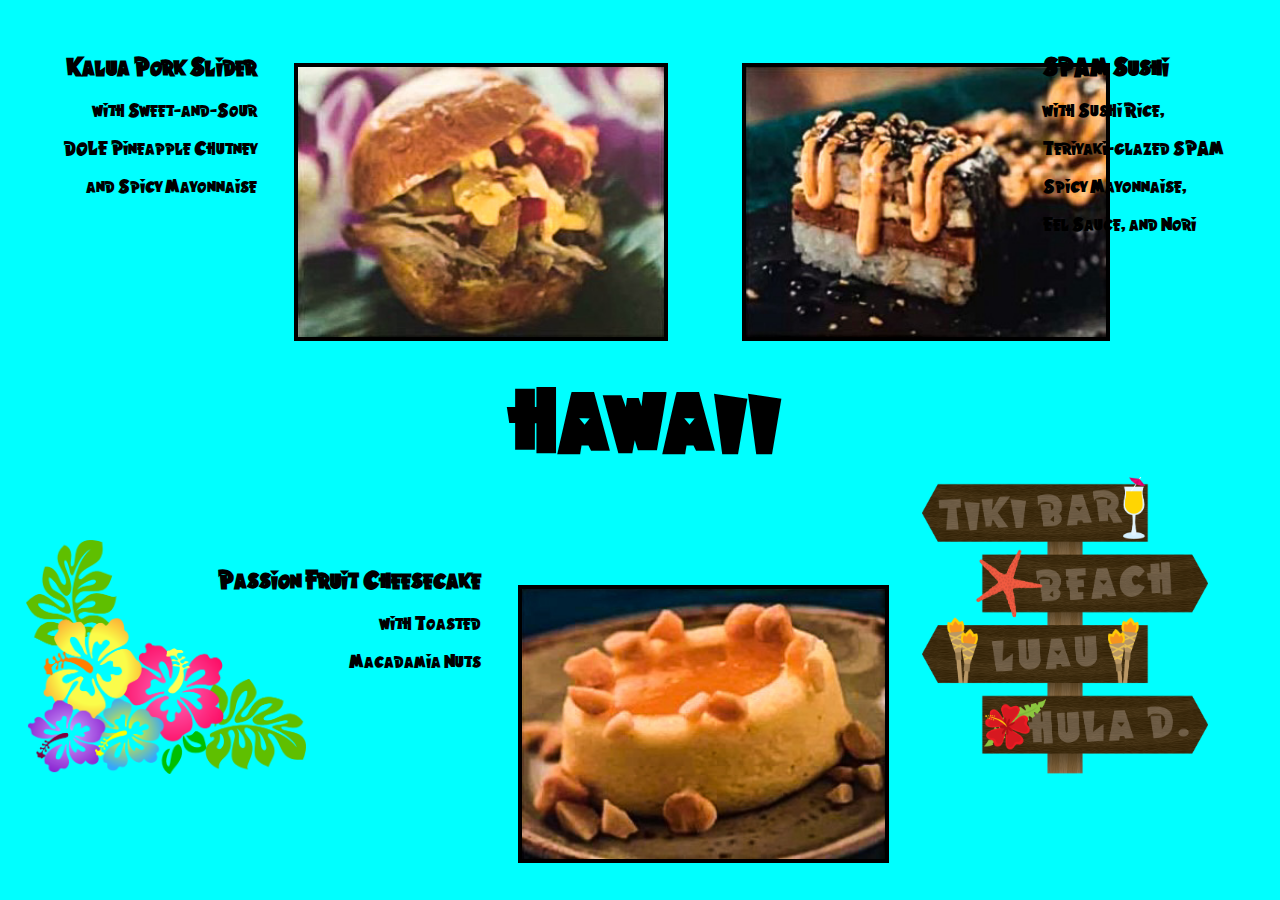
<file: Hawaii.html>
<!doctype html>
<html>
 <head>
  <title> Foods of Hawai'i at EPCOT</title>
  <meta name="viewport" content="width=device-width, initial-scale=1.0">
 </head>
 
 <body>
  <style>
       body {background-color: aqua;}
    h1 {text-align: center; top: 37%; left: 40%; font-size: 72px; position: absolute;}
    h2 {font-size: 22px;}
    p {font-size: 17px;}
    .Hawaiifood {position: absolute; border: solid 4px black; height: 30%;}
    .Hawaiifood1 {top: 7%; left: 23%;}  
    .Hawaiifood2 {top: 7%; left: 58%;} 
    .Hawaiifood3 {top: 65%; left: 40.5%;}
    .Kalua {text-align: right; position: absolute; top: 4%; left: 5%;}
    .SPAM {text-align:left; position: absolute; top: 4%; left: 81.5%;}
    .Passion {text-align: right; position: absolute; top: 61%; left: 17%;}
    .Sign {position: absolute; left: 72%; top: 53%; height: 40%;}
    .Flower2 {position: absolute; top: 60%; left: 2%; height: 26%;}
    @font-face {font-family: 'HPunk'; src: url(hpunk.ttf); font-style: normal;}
     body {font-family: 'HPunk'; font-style: normal;}


     @media only screen and (max-width: 1300px) and (min-width: 1260px) {
      body {background-color: aqua;}
    h1 {text-align: center; top: 37%; left: 40%; font-size: 72px; position: absolute;}
    h2 {font-size: 22px;}
    p {font-size: 17px;}
    .Hawaiifood {position: absolute; border: solid 4px black; height: 30%;}
    .Hawaiifood1 {top: 7%; left: 23%;}  
    .Hawaiifood2 {top: 7%; left: 58%;} 
    .Hawaiifood3 {top: 65%; left: 40.5%;}
    .Kalua {text-align: right; position: absolute; top: 4%; left: 5%;}
    .SPAM {text-align:left; position: absolute; top: 4%; left: 81.5%;}
    .Passion {text-align: right; position: absolute; top: 61%; left: 17%;}
    .Sign {position: absolute; left: 72%; top: 53%; height: 40%;}
    .Flower2 {position: absolute; top: 60%; left: 2%; height: 26%;}
    @font-face {font-family: 'HPunk'; src: url(hpunk.ttf); font-style: normal;}
     body {font-family: 'HPunk'; font-style: normal;}
     }


     @media only screen and (max-width: 1259px) and (min-width: 1170px)  {
      body {background-color: aqua;}
    h1 {text-align: center; top: 37%; left: 40%; font-size: 70px; position: absolute;}
    h2 {font-size: 20px;}
    p {font-size: 15px;}
    .Hawaiifood {position: absolute; border: solid 4px black; height: 28%;}
    .Hawaiifood1 {top: 7%; left: 23%;}  
    .Hawaiifood2 {top: 7%; left: 58%;}
    .Hawaiifood3 {top: 65%; left: 40.5%;}
    .Kalua {text-align: right; position: absolute; top: 4%; left: 5%;}
    .SPAM {text-align:left; position: absolute; top: 4%; left: 81.5%;}
    .Passion {text-align: right; position: absolute; top: 61%; left: 17%;}
    .Sign {position: absolute; left: 72%; top: 53%; height: 40%;}
    .Flower2 {position: absolute; top: 60%; left: 2%; height: 26%;}
     }



     @media only screen and (max-width: 1169px) and (min-width: 1010px) {
      body {background-color: aqua;}
    h1 {text-align: center; position: absolute; top: 32%; font-size: 70px; left: 40%;}
    h2 {font-size: 19px;}
    p {font-size: 15px;}
    .Hawaiifood {position: absolute; height: 25%; width: 17%; border: solid 4px black;}
    .Hawaiifood1 {top: 7%; left: 23%;}  .Hawaiifood2 {top: 7%; left: 57%;} .Hawaiifood3 {top: 63%; left: 40.1%;}
    .Kalua {text-align: right; position: absolute; top: 5%; left: 5%;}
    .SPAM {text-align:left; position: absolute; top: 5%; left: 80%;}
    .Passion {text-align: right; position: absolute; top: 60%; left: 16.5%;}
    .Sign {position: absolute; left: 70%; top: 53%; height: 44%;}
    .Flower2 {position: absolute; top: 61%; left: 2%; height: 30%;}
     }


     @media only screen and (max-width: 1009px) and (min-width: 840px) {
      body {background-color: aqua;}
    h1 {text-align: center; position: absolute; top: 32%; left: 34%; font-size: 78px;}
    h2 {font-size: 17px;}
    p {font-size: 14px;}
    .Hawaiifood {position: absolute; height: 25%; width: 18%; border: solid 4px black;}
    .Hawaiifood1 {top: 7%; left: 25%;}  .Hawaiifood2 {top: 7%; left: 56%;} .Hawaiifood3 {top: 61%; left: 40.1%;}
    .Kalua {text-align: right; position: absolute; top: 5%; left: 1%;}
    .SPAM {text-align:left; position: absolute; top: 5%; left: 80%;}
    .Passion {text-align: right; position: absolute; top: 57%; left: 10%;}
    .Sign {position: absolute; left: 74%; top: 59%; height: 38%;}
    .Flower2 {position: absolute; top: 66%; left: 2%; height: 24%;}
     }


     @media only screen and (max-width: 839px) and (min-width: 735px) {
    body {background-color: aqua;}
    h1 {text-align: center; position: absolute; top: 36%; left: 35%; font-size: 65px;}
    h2 {font-size: 15px;}
    p {font-size: 13px;}
    .Hawaiifood {position: absolute; height: 20%; width: 17%; border: solid 4px black;}
    .Hawaiifood1 {top: 7%; left: 27%;}  .Hawaiifood2 {top: 7%; left: 57%;} .Hawaiifood3 {top: 63%; left: 43%;}
    .Kalua {text-align: right; position: absolute; top: 5%; left: 1%;}
    .SPAM {text-align:left; position: absolute; top: 5%; left: 79.5%;}
    .Passion {text-align: right; position: absolute; top: 60%; left: 13%;}
    .Sign {position: absolute; left: 74%; top: 56%; height: 32%;}
    .Flower2 {position: absolute; top: 63%; left: 2%; height: 20%;}
     }


     @media only screen and (max-width: 734px) and (min-width: 620px) {
      body {background-color: aqua; line-height: 7px;}
    h1 {text-align: center; position: absolute; top: 46.5%; left: 32%; font-size: 50px;}
    h2 {font-size: 18px;}
    p {font-size: 14px;}
    .Hawaiifood {position: absolute; height: 17%; width: 17%; border: solid 4px black;}
    .Hawaiifood1 {top: 5%; left: 8%;}  .Hawaiifood2 {top: 26%; left: 45%;} .Hawaiifood3 {top: 62%; left: 65%;}
    .Kalua {text-align: left; position: absolute; top: 5%; left: 30%;}
    .SPAM {text-align: right; position: absolute; top: 24%; left: 18%; line-height: 11px;}
    .Passion {text-align: right; position: absolute; top: 60%; left: 28%;}
    .Sign {position: absolute; left: 74%; top: 41%; height: 23%;}
    .Flower2 {position: absolute; top: 42%; left: 4%; height: 15%;}
     }


     @media only screen and (max-width: 619px) and (min-width: 550px) {
      body {background-color: aqua;}
    h1 {text-align: center; position: absolute; top: 45%; left: 35%; font-size: 37px;}
    h2 {font-size: 14px;}
    p {font-size: 12px;}
    .Hawaiifood {position: absolute; height: 14%; width: 23%; border: solid 4px black;}
    .Hawaiifood1 {top: 7%; left: 57%;}  .Hawaiifood2 {top: 26%; left: 57%;} .Hawaiifood3 {top: 63%; left: 57%;}
    .Kalua {text-align: right; position: absolute; top: 5%; left: 5%;}
    .SPAM {text-align: right; position: absolute; top: 24%; left: 7.5%;}
    .Passion {text-align: right; position: absolute; top: 61%; left: 1%; width: 40%; line-height: 16px;}
    .Sign {position: absolute; left: 74%; top: 54%; height: 9%;}
    .Flower2 {position: absolute; top: 54%; left: 13%; height: 7.5%;}
     }


     @media only screen and (max-width: 549px) and (min-width: 400px) {
    h1 {text-align: center; position: absolute; top: 42%; left: 35.2%; font-size: 35px;}
    h2 {font-size: 14px;}
    p {font-size: 12px;}
    .Hawaiifood {position: absolute; height: 14%; width: 25%; border: solid 4px black;}
    .Hawaiifood1 {top: 7%; left: 55%;}  .Hawaiifood2 {top: 26%; left: 55%;} .Hawaiifood3 {top: 63%; left: 55%;}
    .Kalua {text-align: right; position: absolute; top: 4%; left: 9%;}
    .SPAM {text-align: right; position: absolute; top: 23%; left: 11.5%;}
    .Passion {text-align: right; position: absolute; top: 62%; left: 3%; width: 40%; line-height: 16px;}
    .Sign {position: absolute; left: 74%; top: 54%; height: 9%;}
    .Flower2 {position: absolute; top: 54%; left: 18%; height: 7.5%;}
     }


     @media only screen and (max-width: 400px) and (min-width: 260px) {
    h1 {text-align: center; position: absolute; top: 43%; left: 30.5%; font-size: 35px;}
    h2 {font-size: 14px;}
    p {font-size: 12px;}
    .Hawaiifood {position: absolute; height: 14%; width: 25%; border: solid 4px black;}
    .Hawaiifood1 {top: 7%; left: 55%;}  .Hawaiifood2 {top: 26%; left: 55%;} .Hawaiifood3 {top: 63%; left: 55%;}
    .Kalua {text-align: right; position: absolute; top: 5%; left: 7.5%;}
    .SPAM {text-align: right; position: absolute; top: 23%; left: 11.2%;}
    .Passion {text-align: right; position: absolute; top: 61%; left: 3.8%; width: 40%; line-height: 16px;}
    .Sign {position: absolute; left: 73%; top: 54%; height: 9%;}
    .Flower2 {position: absolute; top: 54%; left: 17%; height: 7.5%;}
     }


     @media only screen and (max-width: 260px) and (min-width: 0px) {
      body {display: none;}
     }
     @media only screen and (max-height: 530px) and (min-height: 0px) {
     body {display: none;}
     }
  </style>
  <img class="Sign" src="Sign.png">
  <img class="Flower2" src="Flower2.png">
  <img class="Hawaiifood Hawaiifood1" src="Hawaiifood1.JPEG">
  <img class="Hawaiifood Hawaiifood2"src="Hawaiifood2.JPEG">
  <img class="Hawaiifood Hawaiifood3" src="Hawaiifood3.JPEG">

  <h1> HAWAI'I'</h1>

  <div class="Kalua">
    <h2>Kalua Pork Slider </h2>
    <p>with Sweet-and-Sour</p>
    <p>DOLE Pineapple Chutney</p>
    <p>and Spicy Mayonnaise</p>
  </div>

  <div class="SPAM">
    <h2> SPAM Sushi </h2>
    <p> with Sushi Rice, </p>
    <p> Teriyaki-glazed SPAM</p>
    <p> Spicy Mayonnaise,</p>
    <p> Eel Sauce, and Nori</p>
  </div>
 </div>

  <div class="Passion">
    <h2> Passion Fruit Cheesecake</h2>
    <p> with Toasted</p>
    <p> Macadamia Nuts</p>
 </div>

</body>
</html>
</file>
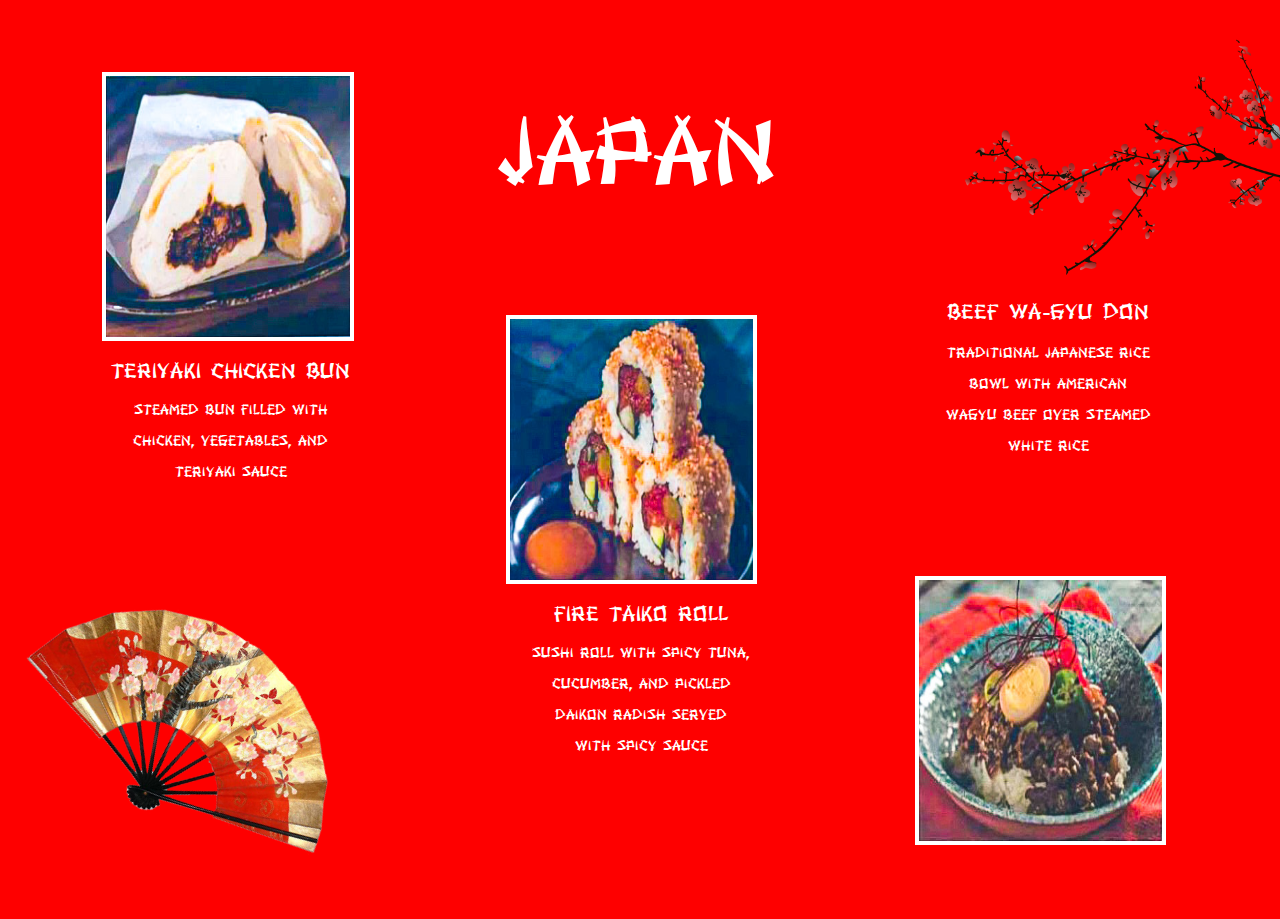
<file: Japan.html>
<!doctype html>
<html>
 <head>
  <title> Foods of Japan at EPCOT</title>
  <meta name="viewport" content="width=device-width, initial-scale=1.0">
 </head>
 
 <body>
  <style>
    body {background-color: #FE0000; color: white; font-family: 'Japan'; font-style: normal;}
    h1 {font-size: 105px; position: absolute; left: 38.8%; top: 4.7%;}
    p {font-size: 16px;}
    .Japanfood {position: absolute; height: 29%; width: 19%; border: solid 4px white;}
    .Japanfood1 {top: 8%; left: 8%;}  .Japanfood2 {top: 35%; left: 39.5%;} .Japanfood3 {top: 64%; left: 71.5%;}
    .Chicken {position: absolute; text-align: center; top: 38%; left: 8.7%;}
    .Roll {position: absolute; text-align: center; top: 65%; left: 41.6%;}
    .Beef {position: absolute; text-align: center; top: 31%; left: 73.9%;}
    .branch {position: absolute; left: 61%; top: -3%; height: 36%;}
    .fan {position: absolute; top: 68%; left: 1%; height: 25%; transform: rotate(35deg);}
    @font-face {font-family: 'Japan'; src: url(NightinTokyo-Bold.ttf); font-style: normal;}


    @media only screen and (max-width: 1300px) and (min-width: 1260px) {
      body {background-color: #FE0000; color: white; font-family: 'Japan'; font-style: normal;}
    h1 {font-size: 105px; position: absolute; left: 38.8%; top: 4.7%;}
    p {font-size: 16px;}
    .Japanfood {position: absolute; height: 29%; width: 19%; border: solid 4px white;}
    .Japanfood1 {top: 8%; left: 8%;}  .Japanfood2 {top: 35%; left: 39.5%;} .Japanfood3 {top: 64%; left: 71.5%;}
    .Chicken {position: absolute; text-align: center; top: 38%; left: 8.7%;}
    .Roll {position: absolute; text-align: center; top: 65%; left: 41.6%;}
    .Beef {position: absolute; text-align: center; top: 31%; left: 73.9%;}
    .branch {position: absolute; left: 61%; top: -3%; height: 36%;}
    .fan {position: absolute; top: 68%; left: 1%; height: 25%; transform: rotate(35deg);}
    @font-face {font-family: 'Japan'; src: url(NightinTokyo-Bold.ttf); font-style: normal;}
     }

     @media only screen and (max-width: 1259px) and (min-width: 1170px) {
      body {background-color: #FE0000; color: white;}
    h1 {font-size: 105px; position: absolute; left: 37.5%; top: 4.7%;}
    p {font-size: 16px;}
    .Japanfood {position: absolute; height: 29%; width: 19%; border: solid 4px white;}
    .Japanfood1 {top: 8%; left: 8%;}  .Japanfood2 {top: 35%; left: 39.5%;} .Japanfood3 {top: 64%; left: 71.5%;}
    .Chicken {position: absolute; text-align: center; top: 38%; left: 8.7%;}
    .Roll {position: absolute; text-align: center; top: 65%; left: 40%;}
    .Beef {position: absolute; text-align: center; top: 31%; left: 73%;}
    .branch {position: absolute; left: 61%; top: -3%; height: 33%;}
    .fan {position: absolute; top: 68%; left: 1%; height: 25%; transform: rotate(35deg);}
     }


     @media only screen and (max-width: 1169px) and (min-width: 1010px) {
      body {background-color: #FE0000; color: white;}
    h1 {font-size: 98px; position: absolute; left: 37%; top: 4%;}
    h2 {font-size: 23px;}
    p {font-size: 16px;}
    .Japanfood {position: absolute; height: 25%; width: 19%; border: solid 4px white;}
    .Japanfood1 {top: 8%; left: 8%;}  .Japanfood2 {top: 35%; left: 39%;} .Japanfood3 {top: 64%; left: 71.5%;}
    .Chicken {position: absolute; text-align: center; top: 35%; left: 7.5%;}
    .Roll {position: absolute; text-align: center; top: 63%; left: 39%;}
    .Beef {position: absolute; text-align: center; top: 30%; left: 72%;}
    .branch {position: absolute; left: 60%; top: -3%; height: 29%;}
    .fan {position: absolute; top: 68%; left: 1%; height: 20%; transform: rotate(35deg);}
     }

     @media only screen and (max-width: 1009px) and (min-width: 840px) {
      body {background-color: #FE0000; color: white;}
    h1 {font-size: 85px; position: absolute; left: 37.5%; top: 4%;}
    h2 {font-size: 22px;}
    p {font-size: 16px;}
    .Japanfood {position: absolute; height: 22%; width: 18%; border: solid 4px white;}
    .Japanfood1 {top: 8%; left: 8%;}  .Japanfood2 {top: 35%; left: 40.3%;} .Japanfood3 {top: 64%; left: 73.4%;}
    .Chicken {position: absolute; text-align: center; top: 33%; left: 5.5%;}
    .Roll {position: absolute; text-align: center; top: 60%; left: 38%;}
    .Beef {position: absolute; text-align: center; top: 31%; left: 71%;}
    .branch {position: absolute; left: 57.5%; top: -4%; height: 26%;}
    .fan {position: absolute; top: 68%; left: 1%; height: 17%; transform: rotate(35deg);}
     }

     @media only screen and (max-width: 839px) and (min-width: 735px) {
 body {background-color: #FE0000; color: white;}
    h1 {font-size: 75px; position: absolute; left: 36.3%; top: 4%;}
    h2 {font-size: 20px;}
    p {font-size: 14px;}
    .Japanfood {position: absolute; height: 20%; width: 18%; border: solid 4px white;}
    .Japanfood1 {top: 8%; left: 8%;}  .Japanfood2 {top: 35%; left: 40.3%;} .Japanfood3 {top: 64%; left: 73.4%;}
    .Chicken {position: absolute; text-align: center; top: 33%; left: 5.5%;}
    .Roll {position: absolute; text-align: center; top: 60%; left: 37.9%;}
    .Beef {position: absolute; text-align: center; top: 32%; left: 71%;}
    .branch {position: absolute; left: 53%; top: -2%; height: 23%;}
    .fan {position: absolute; top: 68%; left: 1%; height: 17%; transform: rotate(35deg);}
     }

     @media only screen and (max-width: 734px) and (min-width: 620px) {
 body {background-color: #FE0000; color: white;}
    h1 {font-size: 75px; position: absolute; left: 35%; top: 4%;}
    h2 {font-size: 18px;}
    p {font-size: 13px;}
    .Japanfood {position: absolute; height: 18%; width: 18%; border: solid 4px white;}
    .Japanfood1 {top: 8%; left: 8%;}  .Japanfood2 {top: 35%; left: 40.3%;} .Japanfood3 {top: 59%; left: 73.4%;}
    .Chicken {position: absolute; text-align: center; top: 30%; left: 4.5%;}
    .Roll {position: absolute; text-align: center; top: 56%; left: 36.9%;}
    .Beef {position: absolute; text-align: center; top: 32%; left: 70%;}
    .branch {position: absolute; left: 56%; top: -2%; height: 19%;}
    .fan {position: absolute; top: 65%; left: 1%; height: 15.5%; transform: rotate(35deg);}
     }


     @media only screen and (max-width: 619px) and (min-width: 550px) {
 body {background-color: #FE0000; color: white;}
    h1 {font-size: 65px; position: absolute; left: 35.4%; top: 4%;}
    h2 {font-size: 18px;}
    p {font-size: 13px;}
    .Japanfood {position: absolute; height: 17%; width: 18%; border: solid 4px white;}
    .Japanfood1 {top: 8%; left: 8%;}  .Japanfood2 {top: 35%; left: 40.3%;} .Japanfood3 {top: 59%; left: 73.4%;}
    .Chicken {position: absolute; text-align: center; top: 28%; left: 3%;}
    .Roll {position: absolute; text-align: center; top: 55%; left: 35%;}
    .Beef {position: absolute; text-align: center; top: 32%; left: 69%;}
    .branch {position: absolute; left: 52%; top: -2%; height: 19%;}
    .fan {position: absolute; top: 65%; left: 1%; height: 15.5%; transform: rotate(35deg);}
     }


     @media only screen and (max-width: 549px) and (min-width: 400px) {
  body {background-color: #FE0000; color: white;}
    h1 {font-size: 60px; position: absolute; left: 35%; top: 1%;}
    h2 {font-size: 15px;}
    p {font-size: 10px; line-height: 8px;}
    .Japanfood {position: absolute; height: 12%; width: 19.5%; border: solid 4px white;}
    .Japanfood1 {top: 23%; left: 20%;}  .Japanfood2 {top: 43%; left: 20%;} .Japanfood3 {top: 63%; left: 20%;}
    .Chicken {position: absolute; text-align: left; top: 20%; left: 49.8%;}
    .Roll {position: absolute; text-align: left; top: 40%; left: 50%;}
    .Beef {position: absolute; text-align: left; top: 60%; left: 50.2%;}
    .branch {position: absolute; left: 42%; top: -2%; height: 20%; z-index: -1;}
    .fan {position: absolute; top: 8%; left: 6%; height: 7%; transform: rotate(35deg);}
     }


     @media only screen and (max-width: 400px) and (min-width: 260px) {
      body {background-color: #FE0000; color: white;}
    h1 {font-size: 60px; position: absolute; left: 35.4%; top: 1%;}
    h2 {font-size: 15px;}
    p {font-size: 10px;}
    .Japanfood {position: absolute; height: 12%; width: 20%; border: solid 4px white;}
    .Japanfood1 {top: 23%; left: 20%;}  .Japanfood2 {top: 43%; left: 20%;} .Japanfood3 {top: 63%; left: 20%;}
    .Chicken {position: absolute; text-align: left; top: 21%; left: 50%;}
    .Roll {position: absolute; text-align: left; top: 41%; left: 50%;}
    .Beef {position: absolute; text-align: left; top: 60.5%; left: 50.2%;}
    .branch {position: absolute; left: 42%; top: -2%; height: 20%; z-index: -1;}
    .fan {position: absolute; top: 8%; left: 6%; height: 7%; transform: rotate(35deg);}
     }


     @media only screen and (max-width: 260px) and (min-width: 0px) {
      body {display: none;}
     }
     @media only screen and (max-height: 530px) and (min-height: 0px) {
     body {display: none;}
     }
  </style>

  <h1>JAPAN</h1>
  <img class="Japanfood Japanfood1" src="Japanfood1.JPEG">
  <img class="Japanfood Japanfood2" src="Japanfood2.JPEG">
  <img class="Japanfood Japanfood3" src="Japanfood3.JPEG">
  <img class="fan" src="fan.png">
  <img class="branch" src="branch.png">

  <div class="Chicken">
    <h2> Teriyaki Chicken Bun </h2>
    <p> Steamed Bun filled with </p>
    <p> Chicken, Vegetables, and </p>
    <p> Teriyaki Sauce </p>
  </div>

  <div class="Roll">
    <h2> Fire Taiko Roll  </h2>
    <p> Sushi Roll with Spicy Tuna, </p>
    <p> Cucumber, and Pickled </p>
    <p> Daikon Radish served </p>
    <p> with Spicy Sauce </p>
  </div>

  <div class="Beef">
    <h2> Beef Wa-Gyu Don</h2>
    <p> Traditional Japanese Rice </p>
    <p> Bowl with American </p>
    <p> Wagyu Beef over Steamed </p>
    <p> White Rice </p>
  </div>
</body>

</html>
</file>
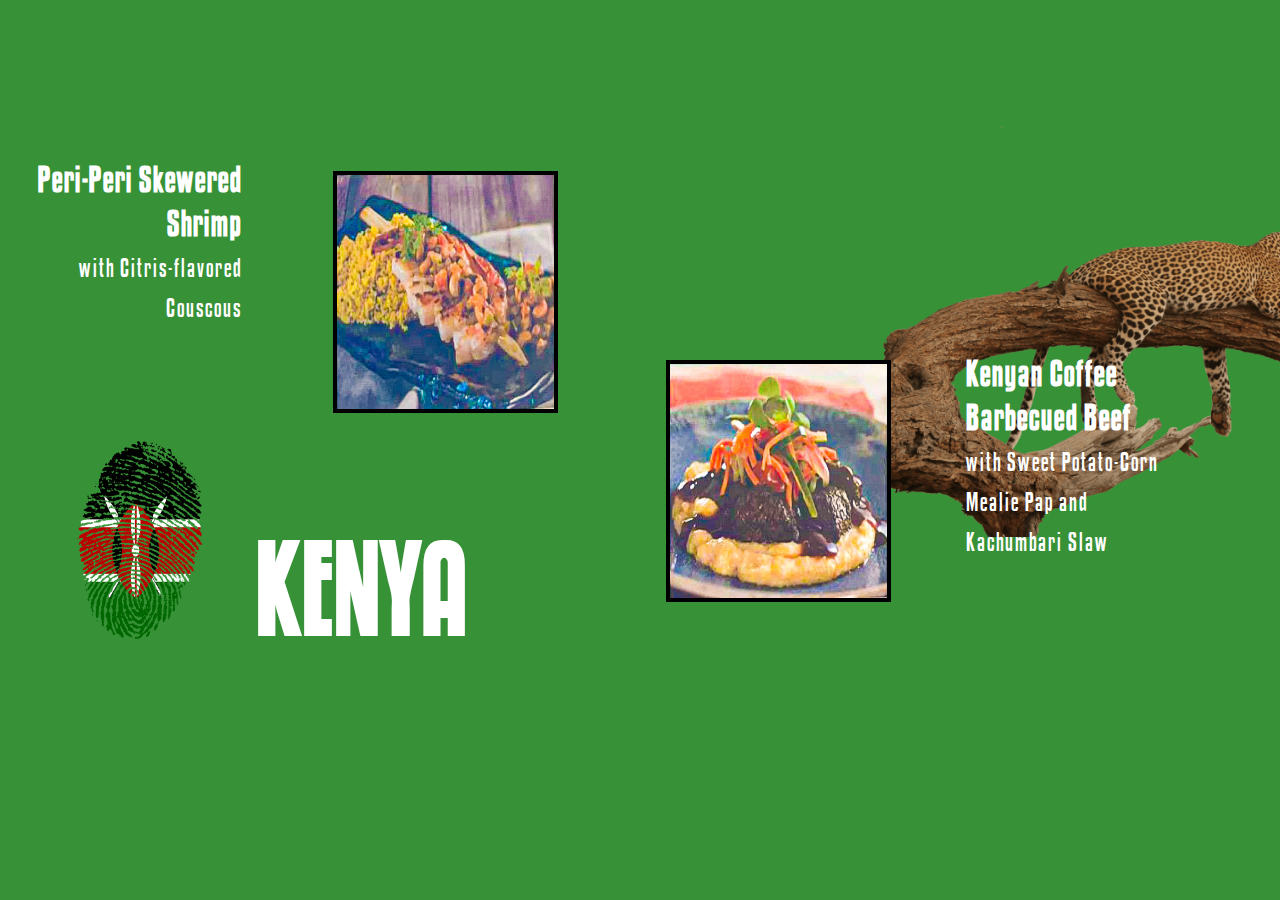
<file: Kenya.html>
<!doctype html>
<html>
 <head>
  <title> Foods of Kenya at EPCOT</title>
  <meta name="viewport" content="width=device-width, initial-scale=1.0">
 </head>
 
 <body>
  <style>
    body {background-color: #379237; color: white; line-height: 15px; letter-spacing: 2px;}
    h1 {color: white; position: absolute; font-size: 140px; left: 23%; top: 56%;}
    h2 {font-size: 35px;}
    p {font-size: 25px; color: white;}
    .Kenyafood {position: absolute; height: 29%; width: 18.5%; border: solid 4px black;}
    .Kenyafood1 {top: 19%; left: 26%;}  .Kenyafood2 {top: 40%; left: 52%;}
    .Beef {position: absolute; text-align: left; top: 37.5%; left: 73.5%;}
    .Shrimp {position: absolute; text-align: right; top: 16%; left: 9%;}
    .Cheetah {position: absolute; height: 49%; top: 10%; left: 71%; z-index: -1;}
    .Print {position: absolute; height: 27%; top: 40%; left: 3%;}
    @font-face {font-family: 'Kenya'; src: url(KENYC___.TTF); font-style: normal;}
     body {font-family: 'Kenya'; font-style: normal;}

     @media only screen and (max-width: 1300px) and (min-width: 1260px) {
      body {background-color: #379237; color: white; line-height: 15px; letter-spacing: 2px;}
    h1 {color: white; font-size: 125px; position: absolute; left: 20%; top: 56%;}
    h2 {font-size: 35px;}
    p {font-size: 25px; color: white;}
    .Kenyafood {position: absolute; height: 26%; width: 17%; border: solid 4px black;}
    .Kenyafood1 {top: 19%; left: 26%;}  .Kenyafood2 {top: 40%; left: 52%;}
    .Beef {position: absolute; text-align: left; top: 37.5%; left: 75.5%;}
    .Shrimp {position: absolute; text-align: right; top: 16%; left: 3%;}
    .Cheetah {position: absolute; height: 45.7%; top: 14%; left: 68.7%; z-index: -1;}
    .Print {position: absolute; height: 22%; top: 49%; left: 6%;}
     }
     
     
     @media only screen and (max-width: 1260px) and (min-width: 1170px) {
      body {background-color: #379237; color: white; line-height: 15px; letter-spacing: 2px;}
    h1 {color: white; font-size: 125px; position: absolute; left: 20%; top: 56%;}
    h2 {font-size: 35px;}
    p {font-size: 25px; color: white;}
    .Kenyafood {position: absolute; height: 26%; width: 17%; border: solid 4px black;}
    .Kenyafood1 {top: 19%; left: 26%;}  .Kenyafood2 {top: 40%; left: 52%;}
    .Beef {position: absolute; text-align: left; top: 37.5%; left: 75.5%;}
    .Shrimp {position: absolute; text-align: right; top: 16%; left: 3%;}
    .Cheetah {position: absolute; height: 45.7%; top: 14%; left: 68.7%; z-index: -1;}
    .Print {position: absolute; height: 22%; top: 49%; left: 6%;}
     }


     @media only screen and (max-width: 1170px) and (min-width: 1010px) {
      body {background-color: #379237; color: white; line-height: 15px; letter-spacing: 2px;}
    h1 {color: white; font-size: 125px; position: absolute; left: 20%; top: 56%;}
    h2 {font-size: 35px;}
    p {font-size: 25px; color: white;}
    .Kenyafood {position: absolute; height: 26%; width: 17%; border: solid 4px black;}
    .Kenyafood1 {top: 19%; left: 26%;}  .Kenyafood2 {top: 40%; left: 52%;}
    .Beef {position: absolute; text-align: left; top: 37.5%; left: 75.5%;}
    .Shrimp {position: absolute; text-align: right; top: 16%; left: 3%;}
    .Cheetah {position: absolute; height: 45.7%; top: 14%; left: 68.7%; z-index: -1;}
    .Print {position: absolute; height: 22%; top: 49%; left: 6%;}
     }

     @media only screen and (max-width: 1010px) and (min-width: 840px) {
      body {background-color: #379237; color: white; line-height: 15px; letter-spacing: 2px;}
    h1 {color: white; font-size: 110px; position: absolute; left: 20%; top: 56%;}
    h2 {font-size: 31px;}
    p {font-size: 21px; color: white;}
    .Kenyafood {position: absolute; height: 24%; width: 17.5%; border: solid 4px black;}
    .Kenyafood1 {top: 19%; left: 28%;}  .Kenyafood2 {top: 40%; left: 52%;}
    .Beef {position: absolute; text-align: left; top: 37.5%; left: 75.5%;}
    .Shrimp {position: absolute; text-align: right; top: 16%; left: 2%;}
    .Cheetah {position: absolute; height: 39%; top: 17%; left: 66.5%; z-index: -1;}
    .Print {position: absolute; height: 19%; top: 49%; left: 6%;}
     }


     @media only screen and (max-width: 840px) and (min-width: 735px) {
      body {background-color: #379237; color: white; line-height: 15px; letter-spacing: 2px;}
    h1 {color: white; font-size: 110px; position: absolute; left: 20%; top: 56%;}
    h2 {font-size: 31px;}
    p {font-size: 21px; color: white;}
    .Kenyafood {position: absolute; height: 22%; width: 17.5%; border: solid 4px black;}
    .Kenyafood1 {top: 19%; left: 30%;}  .Kenyafood2 {top: 40%; left: 52%;}
    .Beef {position: absolute; text-align: left; top: 37.5%; left: 75.5%;}
    .Shrimp {position: absolute; text-align: right; top: 16%; left: 2%;}
    .Cheetah {position: absolute; height: 39%; top: 17%; left: 61%; z-index: -1;}
    .Print {position: absolute; height: 19%; top: 49%; left: 6%;}
     }


     @media only screen and (max-width: 735px) and (min-width: 620px) {
      body {background-color: #379237; color: white; line-height: 15px; letter-spacing: 2px;}
    h1 {color: white; font-size: 100px; position: absolute; left: 18%; top: 56%;}
    h2 {font-size: 29px;}
    p {font-size: 19px; color: white;}
    .Kenyafood {position: absolute; height: 22%; width: 19%; border: solid 4px black;}
    .Kenyafood1 {top: 12%; left: 32%;}  .Kenyafood2 {top: 38%; left: 49%;}
    .Beef {position: absolute; text-align: left; top: 37.5%; left: 73%;}
    .Shrimp {position: absolute; text-align: right; top: 10%; left: 2%;}
    .Cheetah {position: absolute; height: 36%; top: 18%; left: 57%; z-index: -1;}
    .Print {position: absolute; height: 17%; top: 42%; left: 6%;}
     }

     
     @media only screen and (max-width: 620px) and (min-width: 550px) {
      body {background-color: #379237; color: white; line-height: 15px; letter-spacing: 2px;}
    h1 {color: white; font-size: 80px; position: absolute; left: 9%; top: 56%;}
    h2 {font-size: 24px;}
    p {font-size: 20px; color: white;}
    .Kenyafood {position: absolute; height: 16%; width: 21%; border: solid 4px black;}
    .Kenyafood1 {top: 12%; left: 40%;}  .Kenyafood2 {top: 38%; left: 40%;}
    .Beef {position: absolute; text-align: left; top: 36.5%; left: 69%;}
    .Shrimp {position: absolute; text-align: right; top: 9%; left: 6%;}
    .Cheetah {position: absolute; height: 31%; top: 21%; left: 55%; z-index: -1;}
    .Print {position: absolute; height: 12%; top: 39%; left: 6%;}
     }


     @media only screen and (max-width: 550px) and (min-width: 400px) {
      body {background-color: #379237; color: white; line-height: 15px; letter-spacing: 2px;}
    h1 {color: white; font-size: 75px; position: absolute; left: 7%; top: 53%;}
    h2 {font-size: 22px;}
    p {font-size: 18px; color: white;}
    .Kenyafood {position: absolute; height: 14%; width: 25%; border: solid 4px black;}
    .Kenyafood1 {top: 12%; left: 11%;}  .Kenyafood2 {top: 35%; left: 11%;}
    .Beef {position: absolute; text-align: left; top: 33.5%; left: 44%; line-height: 6px;}
    .Shrimp {position: absolute; text-align: left; top: 10%; left: 44%; line-height: 6px;}
    .Cheetah {position: absolute; height: 35%; top: 15%; left: 25%; z-index: -1;}
    .Print {position: absolute; height: 12%; top: 57%; left: 70%;}
     }

     @media only screen and (max-width: 400px) and (min-width: 260px) {
      body {background-color: #379237; color: white; line-height: 15px; letter-spacing: 2px;}
    h1 {color: white; font-size: 70px; position: absolute; left: 7%; top: 53%;}
    h2 {font-size: 22px;}
    p {font-size: 18px; color: white;}
    .Kenyafood {position: absolute; height: 12%; width: 24%; border: solid 4px black;}
    .Kenyafood1 {top: 12%; left: 11%;}  .Kenyafood2 {top: 35%; left: 11%;}
    .Beef {position: absolute; text-align: left; top: 33.5%; left: 44%; line-height: 6px;}
    .Shrimp {position: absolute; text-align: left; top: 10%; left: 44%; line-height: 6px;}
    .Cheetah {position: absolute; height: 47%; top: 15%; left: 1%; z-index: -1;}
    .Print {position: absolute; height: 10%; top: 55%; left: 61%;}
     }
     

     @media only screen and (max-width: 260px) and (min-width: 0px) {
      body {display: none;}
     }
     @media only screen and (max-height: 530px) and (min-height: 0px) {
     body {display: none;}
     }
     
  </style>

  <h1>KENYA</h1>
  <img class="Kenyafood Kenyafood1" src="Kenyafood1.JPEG">
  <img class="Kenyafood Kenyafood2" src="Kenyafood2.JPEG">
  <img class="Cheetah" src="Cheetah.png">
  <img class="Print" src="Print.png">

  <div class="Beef">
    <h2> Kenyan Coffee </h2>
    <h2> Barbecued Beef </h2>
    <p> with Sweet Potato-Corn </p>
    <p> Mealie Pap and </p>
    <p> Kachumbari Slaw </p>
  </div>

  <div class="Shrimp">
    <h2> Peri-Peri Skewered </h2>
    <h2> Shrimp </h2>
    <p> with Citris-flavored </p>
    <p> Couscous </p>
  </div>


</body>

</html>
</file>
